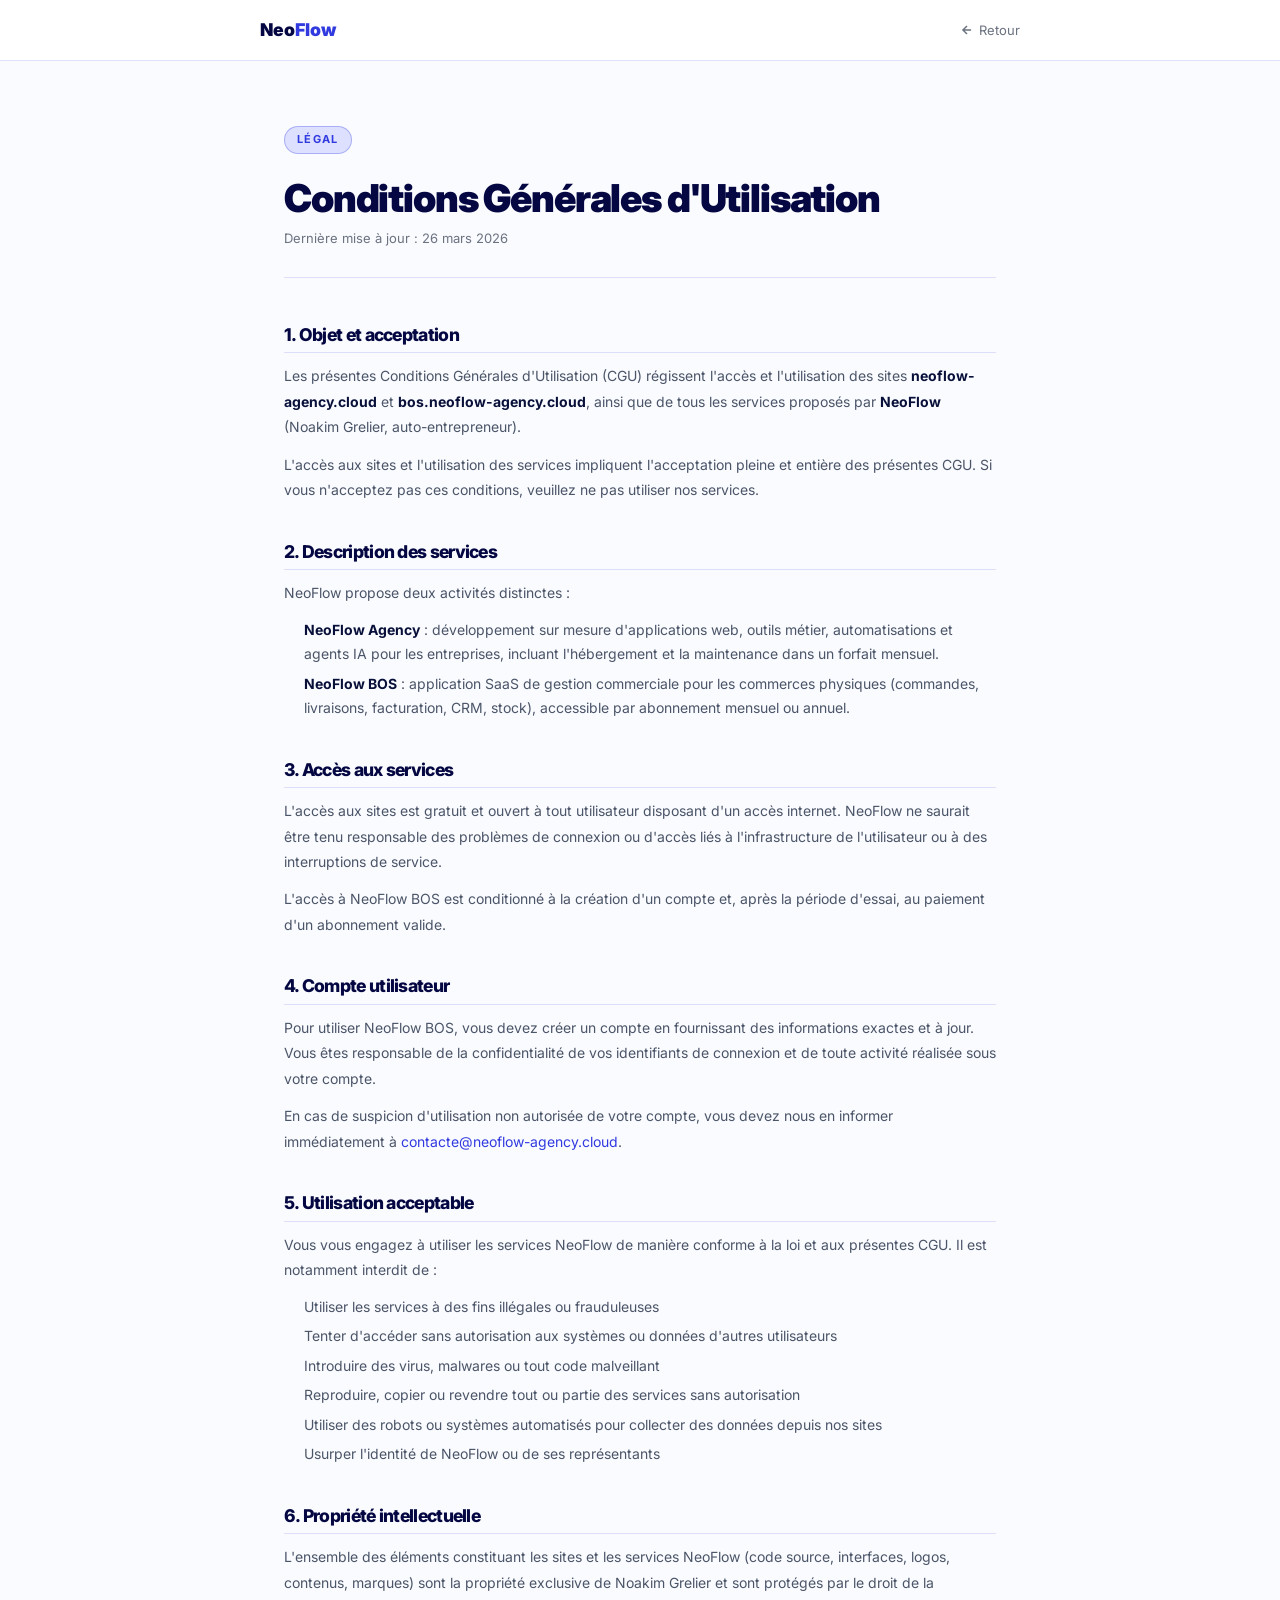
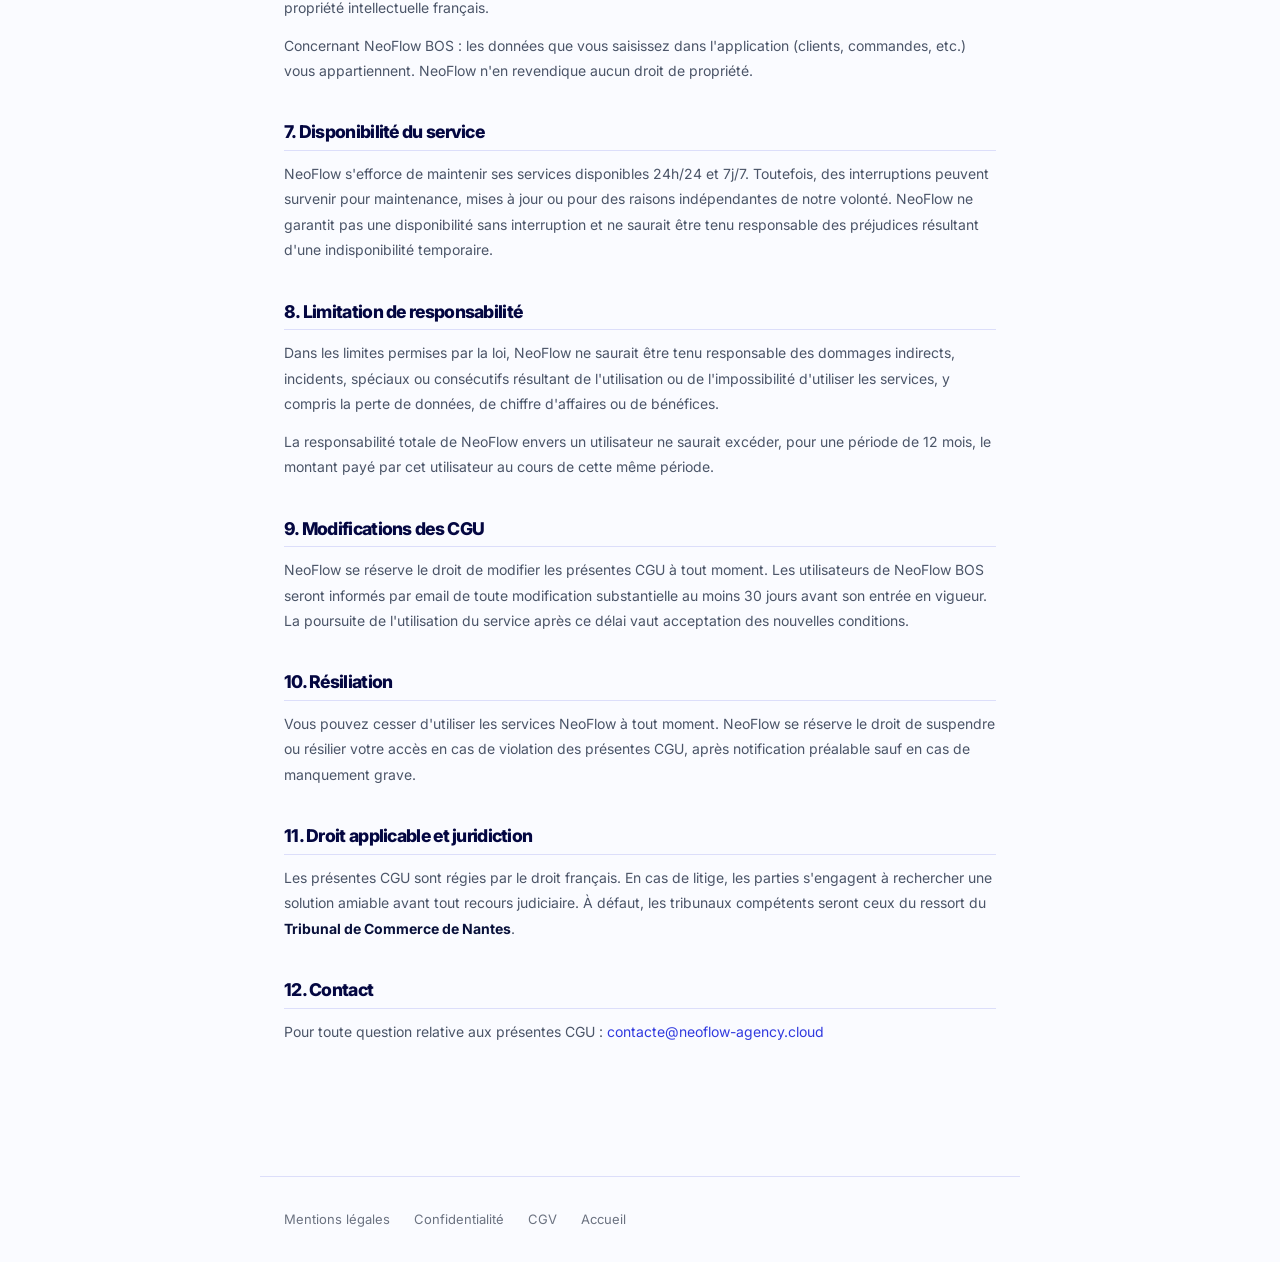
<file: cgu.html>
<!DOCTYPE html>
<html lang="fr">
<head>
  <meta charset="UTF-8">
  <meta name="viewport" content="width=device-width, initial-scale=1.0">
  <title>Conditions Générales d'Utilisation — NeoFlow</title>
  <link rel="stylesheet" href="./styles.css">
  <style>
    body { background:#FAFBFF; }
    .lg-nav { background:#fff; border-bottom:1px solid var(--border); padding:16px 24px; position:sticky; top:0; z-index:100; }
    .lg-nav-inner { max-width:760px; margin:0 auto; display:flex; align-items:center; justify-content:space-between; }
    .lg-logo { font-weight:900; font-size:1.1rem; color:var(--navy); text-decoration:none; }
    .lg-logo span { color:var(--primary); }
    .lg-back { font-size:13px; color:var(--text-3); text-decoration:none; display:flex; align-items:center; gap:5px; transition:color .15s; }
    .lg-back:hover { color:var(--primary); }
    .lg-wrap { max-width:760px; margin:0 auto; padding:64px 24px 120px; }
    .lg-head { margin-bottom:48px; padding-bottom:28px; border-bottom:1px solid var(--border); }
    .lg-head .eyebrow { color:var(--primary); }
    .lg-head h1 { font-size:clamp(1.8rem,3vw,2.4rem); font-weight:900; color:var(--navy); margin:8px 0 10px; letter-spacing:-.03em; }
    .lg-head .date { font-size:13px; color:var(--text-3); }
    .lg-body h2 { font-size:1.1rem; font-weight:800; color:var(--navy); margin:40px 0 10px; padding-bottom:8px; border-bottom:1px solid var(--border); }
    .lg-body h3 { font-size:.95rem; font-weight:700; color:var(--text); margin:20px 0 6px; }
    .lg-body p { font-size:14px; line-height:1.82; color:var(--text-2); margin-bottom:12px; }
    .lg-body ul { margin:0 0 14px 20px; }
    .lg-body li { font-size:14px; line-height:1.75; color:var(--text-2); margin-bottom:5px; }
    .lg-body a { color:var(--primary); }
    .lg-footer { max-width:760px; margin:0 auto; padding:32px 24px; border-top:1px solid var(--border); display:flex; gap:24px; flex-wrap:wrap; }
    .lg-footer a { font-size:13px; color:var(--text-3); text-decoration:none; }
    .lg-footer a:hover { color:var(--primary); }
  </style>
</head>
<body>

<nav class="lg-nav">
  <div class="lg-nav-inner">
    <a href="/" class="lg-logo">Neo<span>Flow</span></a>
    <a href="javascript:history.back()" class="lg-back">
      <svg width="14" height="14" viewBox="0 0 24 24" fill="none" stroke="currentColor" stroke-width="2.5"><path d="M19 12H5M12 5l-7 7 7 7"/></svg>
      Retour
    </a>
  </div>
</nav>

<div class="lg-wrap">
  <div class="lg-head">
    <span class="eyebrow">Légal</span>
    <h1>Conditions Générales d'Utilisation</h1>
    <div class="date">Dernière mise à jour : 26 mars 2026</div>
  </div>

  <div class="lg-body">

    <h2>1. Objet et acceptation</h2>
    <p>Les présentes Conditions Générales d'Utilisation (CGU) régissent l'accès et l'utilisation des sites <strong>neoflow-agency.cloud</strong> et <strong>bos.neoflow-agency.cloud</strong>, ainsi que de tous les services proposés par <strong>NeoFlow</strong> (Noakim Grelier, auto-entrepreneur).</p>
    <p>L'accès aux sites et l'utilisation des services impliquent l'acceptation pleine et entière des présentes CGU. Si vous n'acceptez pas ces conditions, veuillez ne pas utiliser nos services.</p>

    <h2>2. Description des services</h2>
    <p>NeoFlow propose deux activités distinctes :</p>
    <ul>
      <li><strong>NeoFlow Agency</strong> : développement sur mesure d'applications web, outils métier, automatisations et agents IA pour les entreprises, incluant l'hébergement et la maintenance dans un forfait mensuel.</li>
      <li><strong>NeoFlow BOS</strong> : application SaaS de gestion commerciale pour les commerces physiques (commandes, livraisons, facturation, CRM, stock), accessible par abonnement mensuel ou annuel.</li>
    </ul>

    <h2>3. Accès aux services</h2>
    <p>L'accès aux sites est gratuit et ouvert à tout utilisateur disposant d'un accès internet. NeoFlow ne saurait être tenu responsable des problèmes de connexion ou d'accès liés à l'infrastructure de l'utilisateur ou à des interruptions de service.</p>
    <p>L'accès à NeoFlow BOS est conditionné à la création d'un compte et, après la période d'essai, au paiement d'un abonnement valide.</p>

    <h2>4. Compte utilisateur</h2>
    <p>Pour utiliser NeoFlow BOS, vous devez créer un compte en fournissant des informations exactes et à jour. Vous êtes responsable de la confidentialité de vos identifiants de connexion et de toute activité réalisée sous votre compte.</p>
    <p>En cas de suspicion d'utilisation non autorisée de votre compte, vous devez nous en informer immédiatement à <a href="mailto:contacte@neoflow-agency.cloud">contacte@neoflow-agency.cloud</a>.</p>

    <h2>5. Utilisation acceptable</h2>
    <p>Vous vous engagez à utiliser les services NeoFlow de manière conforme à la loi et aux présentes CGU. Il est notamment interdit de :</p>
    <ul>
      <li>Utiliser les services à des fins illégales ou frauduleuses</li>
      <li>Tenter d'accéder sans autorisation aux systèmes ou données d'autres utilisateurs</li>
      <li>Introduire des virus, malwares ou tout code malveillant</li>
      <li>Reproduire, copier ou revendre tout ou partie des services sans autorisation</li>
      <li>Utiliser des robots ou systèmes automatisés pour collecter des données depuis nos sites</li>
      <li>Usurper l'identité de NeoFlow ou de ses représentants</li>
    </ul>

    <h2>6. Propriété intellectuelle</h2>
    <p>L'ensemble des éléments constituant les sites et les services NeoFlow (code source, interfaces, logos, contenus, marques) sont la propriété exclusive de Noakim Grelier et sont protégés par le droit de la propriété intellectuelle français.</p>
    <p>Concernant NeoFlow BOS : les données que vous saisissez dans l'application (clients, commandes, etc.) vous appartiennent. NeoFlow n'en revendique aucun droit de propriété.</p>

    <h2>7. Disponibilité du service</h2>
    <p>NeoFlow s'efforce de maintenir ses services disponibles 24h/24 et 7j/7. Toutefois, des interruptions peuvent survenir pour maintenance, mises à jour ou pour des raisons indépendantes de notre volonté. NeoFlow ne garantit pas une disponibilité sans interruption et ne saurait être tenu responsable des préjudices résultant d'une indisponibilité temporaire.</p>

    <h2>8. Limitation de responsabilité</h2>
    <p>Dans les limites permises par la loi, NeoFlow ne saurait être tenu responsable des dommages indirects, incidents, spéciaux ou consécutifs résultant de l'utilisation ou de l'impossibilité d'utiliser les services, y compris la perte de données, de chiffre d'affaires ou de bénéfices.</p>
    <p>La responsabilité totale de NeoFlow envers un utilisateur ne saurait excéder, pour une période de 12 mois, le montant payé par cet utilisateur au cours de cette même période.</p>

    <h2>9. Modifications des CGU</h2>
    <p>NeoFlow se réserve le droit de modifier les présentes CGU à tout moment. Les utilisateurs de NeoFlow BOS seront informés par email de toute modification substantielle au moins 30 jours avant son entrée en vigueur. La poursuite de l'utilisation du service après ce délai vaut acceptation des nouvelles conditions.</p>

    <h2>10. Résiliation</h2>
    <p>Vous pouvez cesser d'utiliser les services NeoFlow à tout moment. NeoFlow se réserve le droit de suspendre ou résilier votre accès en cas de violation des présentes CGU, après notification préalable sauf en cas de manquement grave.</p>

    <h2>11. Droit applicable et juridiction</h2>
    <p>Les présentes CGU sont régies par le droit français. En cas de litige, les parties s'engagent à rechercher une solution amiable avant tout recours judiciaire. À défaut, les tribunaux compétents seront ceux du ressort du <strong>Tribunal de Commerce de Nantes</strong>.</p>

    <h2>12. Contact</h2>
    <p>Pour toute question relative aux présentes CGU : <a href="mailto:contacte@neoflow-agency.cloud">contacte@neoflow-agency.cloud</a></p>

  </div>
</div>

<div class="lg-footer">
  <a href="/mentions-legales.html">Mentions légales</a>
  <a href="/politique-confidentialite.html">Confidentialité</a>
  <a href="/cgv.html">CGV</a>
  <a href="/">Accueil</a>
</div>

</body>
</html>
</file>
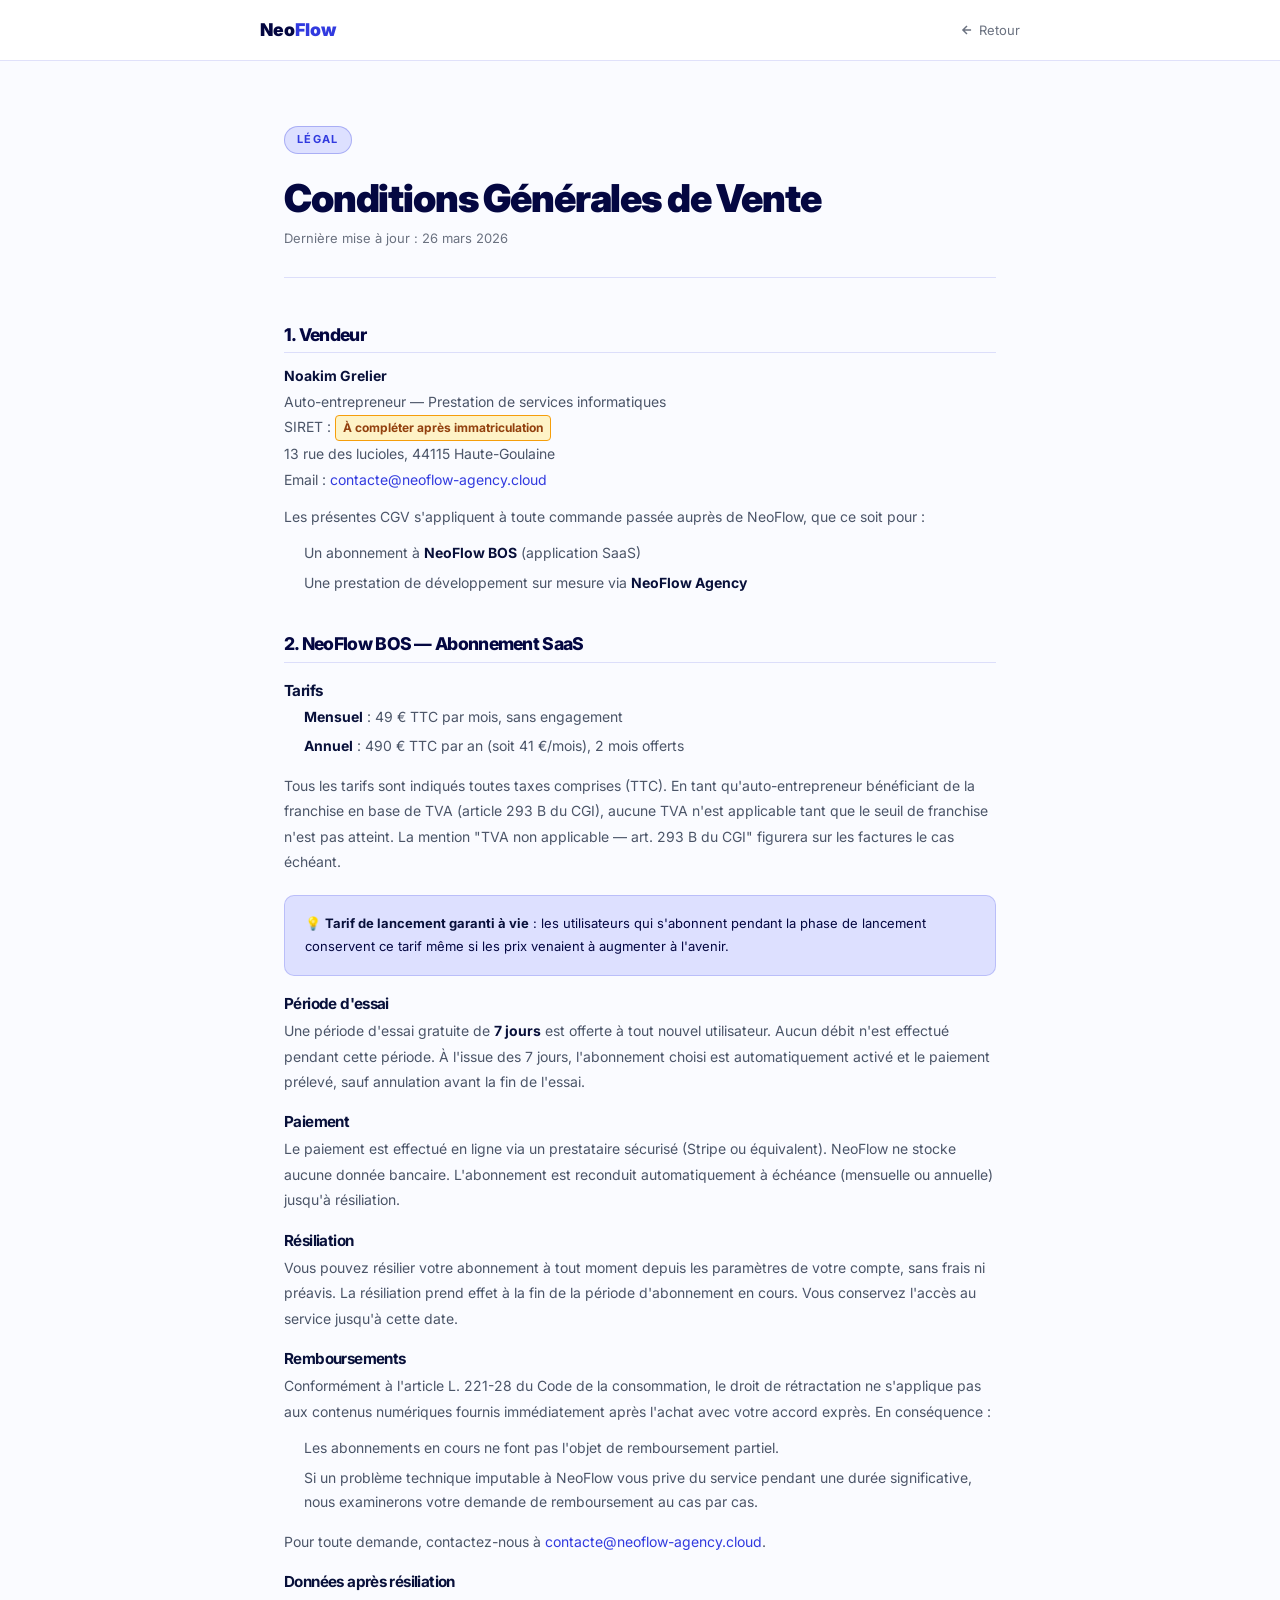
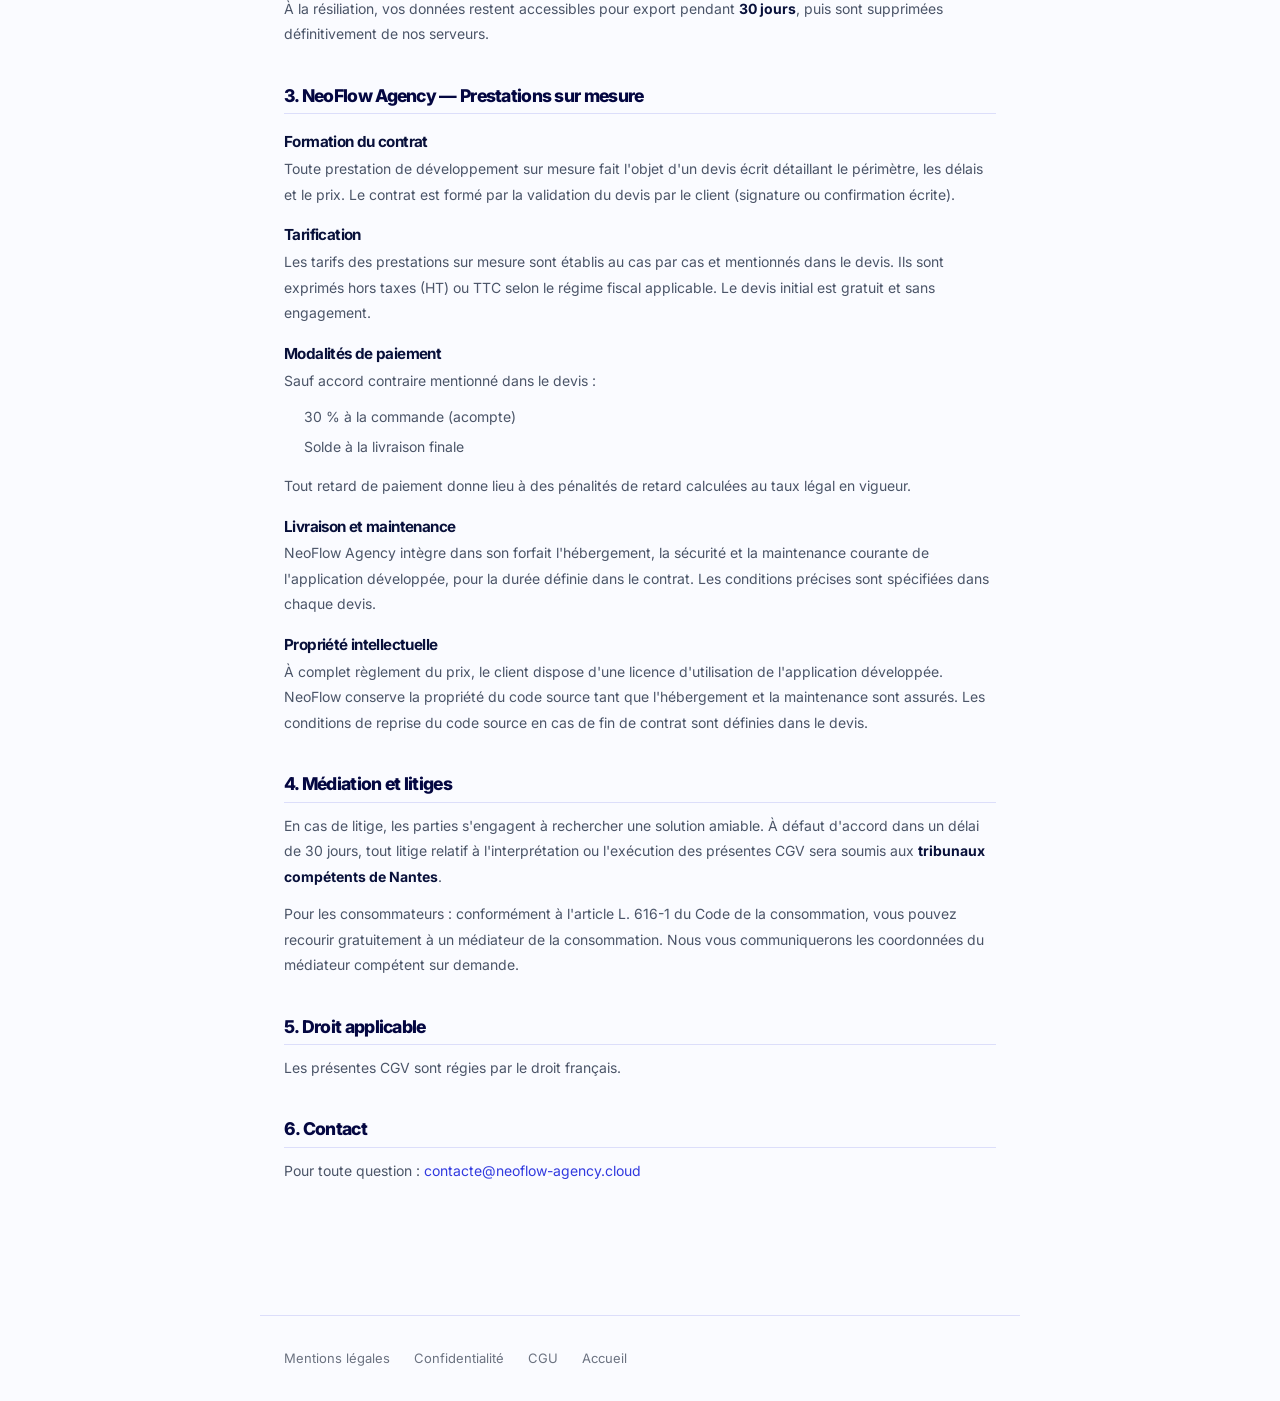
<file: cgv.html>
<!DOCTYPE html>
<html lang="fr">
<head>
  <meta charset="UTF-8">
  <meta name="viewport" content="width=device-width, initial-scale=1.0">
  <title>Conditions Générales de Vente — NeoFlow</title>
  <link rel="stylesheet" href="./styles.css">
  <style>
    body { background:#FAFBFF; }
    .lg-nav { background:#fff; border-bottom:1px solid var(--border); padding:16px 24px; position:sticky; top:0; z-index:100; }
    .lg-nav-inner { max-width:760px; margin:0 auto; display:flex; align-items:center; justify-content:space-between; }
    .lg-logo { font-weight:900; font-size:1.1rem; color:var(--navy); text-decoration:none; }
    .lg-logo span { color:var(--primary); }
    .lg-back { font-size:13px; color:var(--text-3); text-decoration:none; display:flex; align-items:center; gap:5px; transition:color .15s; }
    .lg-back:hover { color:var(--primary); }
    .lg-wrap { max-width:760px; margin:0 auto; padding:64px 24px 120px; }
    .lg-head { margin-bottom:48px; padding-bottom:28px; border-bottom:1px solid var(--border); }
    .lg-head .eyebrow { color:var(--primary); }
    .lg-head h1 { font-size:clamp(1.8rem,3vw,2.4rem); font-weight:900; color:var(--navy); margin:8px 0 10px; letter-spacing:-.03em; }
    .lg-head .date { font-size:13px; color:var(--text-3); }
    .lg-body h2 { font-size:1.1rem; font-weight:800; color:var(--navy); margin:40px 0 10px; padding-bottom:8px; border-bottom:1px solid var(--border); }
    .lg-body h3 { font-size:.95rem; font-weight:700; color:var(--text); margin:20px 0 6px; }
    .lg-body p { font-size:14px; line-height:1.82; color:var(--text-2); margin-bottom:12px; }
    .lg-body ul { margin:0 0 14px 20px; }
    .lg-body li { font-size:14px; line-height:1.75; color:var(--text-2); margin-bottom:5px; }
    .lg-body a { color:var(--primary); }
    .todo { display:inline-block; background:#FEF3C7; border:1px solid #F59E0B; border-radius:4px; padding:1px 7px; font-size:12px; font-weight:700; color:#92400E; }
    .info-box { background:var(--primary-light); border:1px solid rgba(49,58,223,.2); border-radius:10px; padding:16px 20px; margin:20px 0; }
    .info-box p { margin:0; color:var(--navy); font-size:13px; }
    .lg-footer { max-width:760px; margin:0 auto; padding:32px 24px; border-top:1px solid var(--border); display:flex; gap:24px; flex-wrap:wrap; }
    .lg-footer a { font-size:13px; color:var(--text-3); text-decoration:none; }
    .lg-footer a:hover { color:var(--primary); }
  </style>
</head>
<body>

<nav class="lg-nav">
  <div class="lg-nav-inner">
    <a href="/" class="lg-logo">Neo<span>Flow</span></a>
    <a href="javascript:history.back()" class="lg-back">
      <svg width="14" height="14" viewBox="0 0 24 24" fill="none" stroke="currentColor" stroke-width="2.5"><path d="M19 12H5M12 5l-7 7 7 7"/></svg>
      Retour
    </a>
  </div>
</nav>

<div class="lg-wrap">
  <div class="lg-head">
    <span class="eyebrow">Légal</span>
    <h1>Conditions Générales de Vente</h1>
    <div class="date">Dernière mise à jour : 26 mars 2026</div>
  </div>

  <div class="lg-body">

    <h2>1. Vendeur</h2>
    <p>
      <strong>Noakim Grelier</strong><br>
      Auto-entrepreneur — Prestation de services informatiques<br>
      SIRET : <span class="todo">À compléter après immatriculation</span><br>
      13 rue des lucioles, 44115 Haute-Goulaine<br>
      Email : <a href="mailto:contacte@neoflow-agency.cloud">contacte@neoflow-agency.cloud</a>
    </p>
    <p>Les présentes CGV s'appliquent à toute commande passée auprès de NeoFlow, que ce soit pour :</p>
    <ul>
      <li>Un abonnement à <strong>NeoFlow BOS</strong> (application SaaS)</li>
      <li>Une prestation de développement sur mesure via <strong>NeoFlow Agency</strong></li>
    </ul>

    <h2>2. NeoFlow BOS — Abonnement SaaS</h2>

    <h3>Tarifs</h3>
    <ul>
      <li><strong>Mensuel</strong> : 49 € TTC par mois, sans engagement</li>
      <li><strong>Annuel</strong> : 490 € TTC par an (soit 41 €/mois), 2 mois offerts</li>
    </ul>
    <p>Tous les tarifs sont indiqués toutes taxes comprises (TTC). En tant qu'auto-entrepreneur bénéficiant de la franchise en base de TVA (article 293 B du CGI), aucune TVA n'est applicable tant que le seuil de franchise n'est pas atteint. La mention "TVA non applicable — art. 293 B du CGI" figurera sur les factures le cas échéant.</p>

    <div class="info-box">
      <p>💡 <strong>Tarif de lancement garanti à vie</strong> : les utilisateurs qui s'abonnent pendant la phase de lancement conservent ce tarif même si les prix venaient à augmenter à l'avenir.</p>
    </div>

    <h3>Période d'essai</h3>
    <p>Une période d'essai gratuite de <strong>7 jours</strong> est offerte à tout nouvel utilisateur. Aucun débit n'est effectué pendant cette période. À l'issue des 7 jours, l'abonnement choisi est automatiquement activé et le paiement prélevé, sauf annulation avant la fin de l'essai.</p>

    <h3>Paiement</h3>
    <p>Le paiement est effectué en ligne via un prestataire sécurisé (Stripe ou équivalent). NeoFlow ne stocke aucune donnée bancaire. L'abonnement est reconduit automatiquement à échéance (mensuelle ou annuelle) jusqu'à résiliation.</p>

    <h3>Résiliation</h3>
    <p>Vous pouvez résilier votre abonnement à tout moment depuis les paramètres de votre compte, sans frais ni préavis. La résiliation prend effet à la fin de la période d'abonnement en cours. Vous conservez l'accès au service jusqu'à cette date.</p>

    <h3>Remboursements</h3>
    <p>Conformément à l'article L. 221-28 du Code de la consommation, le droit de rétractation ne s'applique pas aux contenus numériques fournis immédiatement après l'achat avec votre accord exprès. En conséquence :</p>
    <ul>
      <li>Les abonnements en cours ne font pas l'objet de remboursement partiel.</li>
      <li>Si un problème technique imputable à NeoFlow vous prive du service pendant une durée significative, nous examinerons votre demande de remboursement au cas par cas.</li>
    </ul>
    <p>Pour toute demande, contactez-nous à <a href="mailto:contacte@neoflow-agency.cloud">contacte@neoflow-agency.cloud</a>.</p>

    <h3>Données après résiliation</h3>
    <p>À la résiliation, vos données restent accessibles pour export pendant <strong>30 jours</strong>, puis sont supprimées définitivement de nos serveurs.</p>

    <h2>3. NeoFlow Agency — Prestations sur mesure</h2>

    <h3>Formation du contrat</h3>
    <p>Toute prestation de développement sur mesure fait l'objet d'un devis écrit détaillant le périmètre, les délais et le prix. Le contrat est formé par la validation du devis par le client (signature ou confirmation écrite).</p>

    <h3>Tarification</h3>
    <p>Les tarifs des prestations sur mesure sont établis au cas par cas et mentionnés dans le devis. Ils sont exprimés hors taxes (HT) ou TTC selon le régime fiscal applicable. Le devis initial est gratuit et sans engagement.</p>

    <h3>Modalités de paiement</h3>
    <p>Sauf accord contraire mentionné dans le devis :</p>
    <ul>
      <li>30 % à la commande (acompte)</li>
      <li>Solde à la livraison finale</li>
    </ul>
    <p>Tout retard de paiement donne lieu à des pénalités de retard calculées au taux légal en vigueur.</p>

    <h3>Livraison et maintenance</h3>
    <p>NeoFlow Agency intègre dans son forfait l'hébergement, la sécurité et la maintenance courante de l'application développée, pour la durée définie dans le contrat. Les conditions précises sont spécifiées dans chaque devis.</p>

    <h3>Propriété intellectuelle</h3>
    <p>À complet règlement du prix, le client dispose d'une licence d'utilisation de l'application développée. NeoFlow conserve la propriété du code source tant que l'hébergement et la maintenance sont assurés. Les conditions de reprise du code source en cas de fin de contrat sont définies dans le devis.</p>

    <h2>4. Médiation et litiges</h2>
    <p>En cas de litige, les parties s'engagent à rechercher une solution amiable. À défaut d'accord dans un délai de 30 jours, tout litige relatif à l'interprétation ou l'exécution des présentes CGV sera soumis aux <strong>tribunaux compétents de Nantes</strong>.</p>
    <p>Pour les consommateurs : conformément à l'article L. 616-1 du Code de la consommation, vous pouvez recourir gratuitement à un médiateur de la consommation. Nous vous communiquerons les coordonnées du médiateur compétent sur demande.</p>

    <h2>5. Droit applicable</h2>
    <p>Les présentes CGV sont régies par le droit français.</p>

    <h2>6. Contact</h2>
    <p>Pour toute question : <a href="mailto:contacte@neoflow-agency.cloud">contacte@neoflow-agency.cloud</a></p>

  </div>
</div>

<div class="lg-footer">
  <a href="/mentions-legales.html">Mentions légales</a>
  <a href="/politique-confidentialite.html">Confidentialité</a>
  <a href="/cgu.html">CGU</a>
  <a href="/">Accueil</a>
</div>

</body>
</html>
</file>
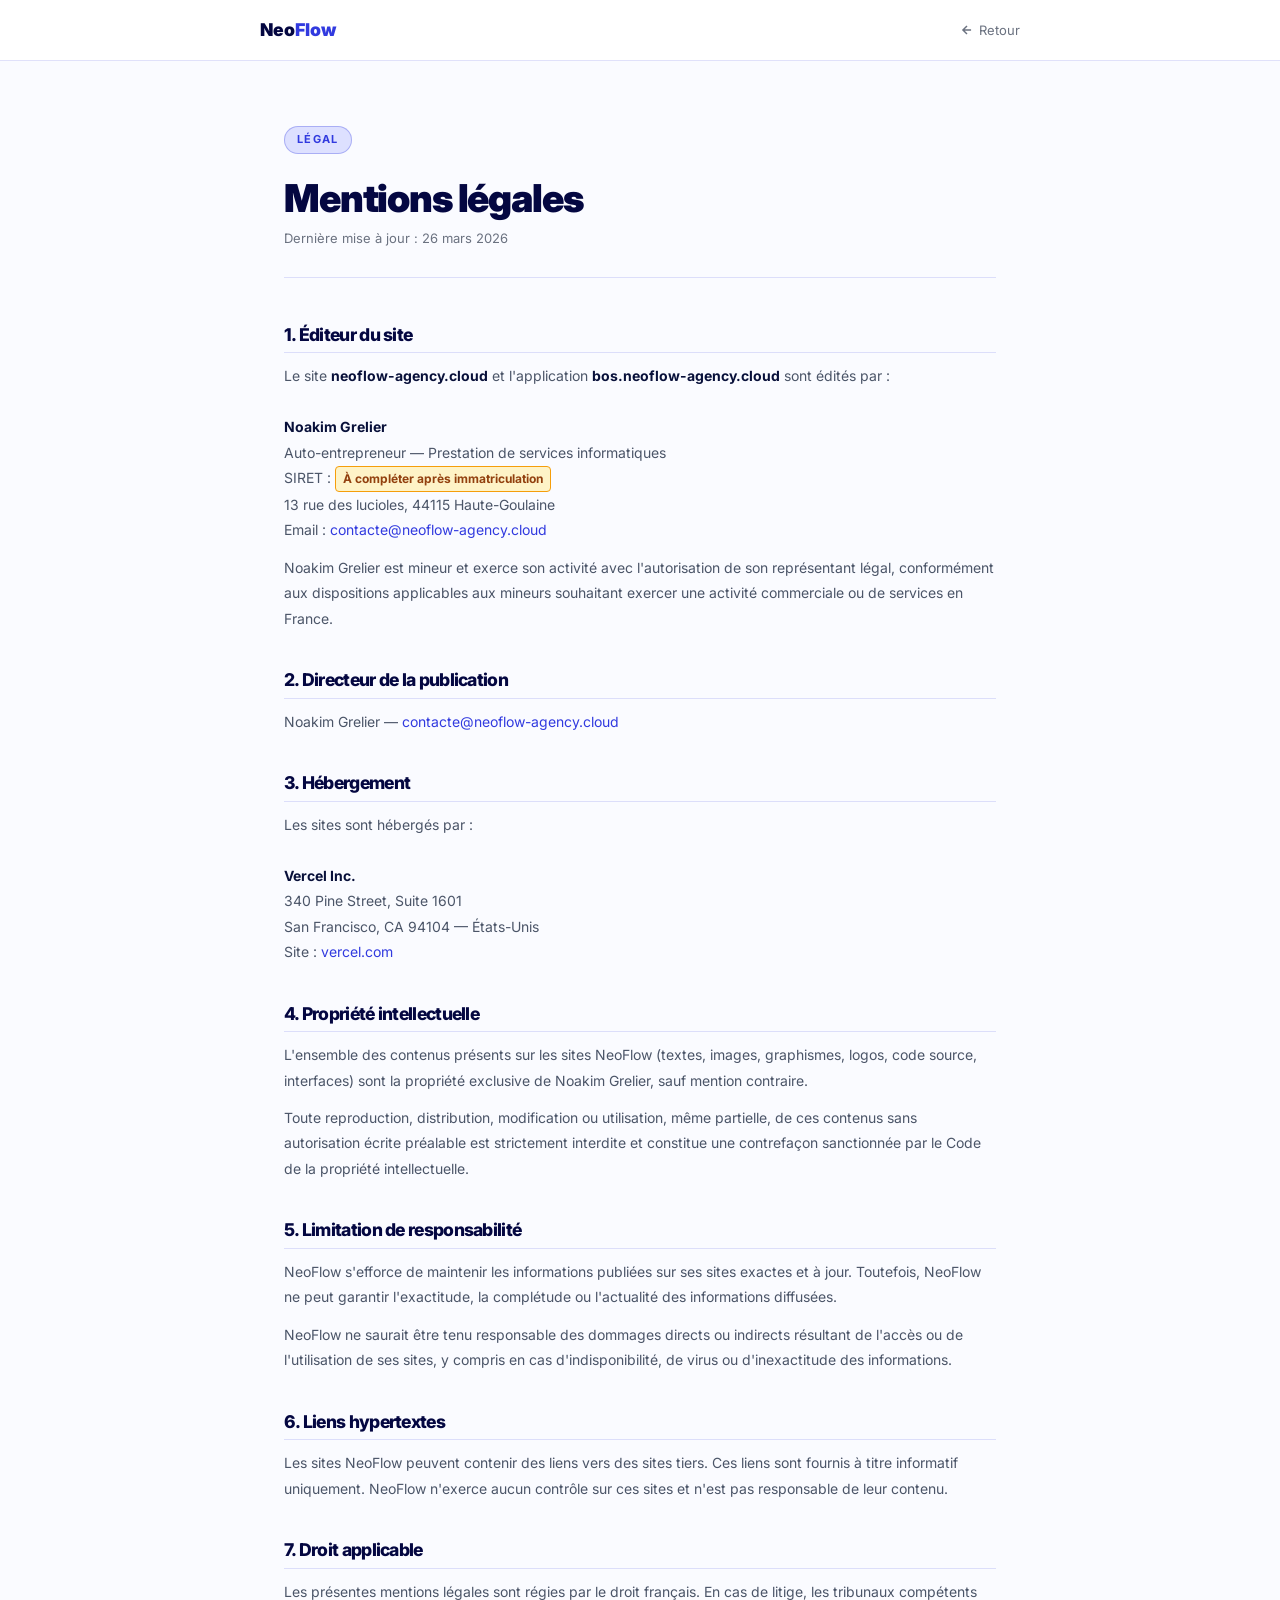
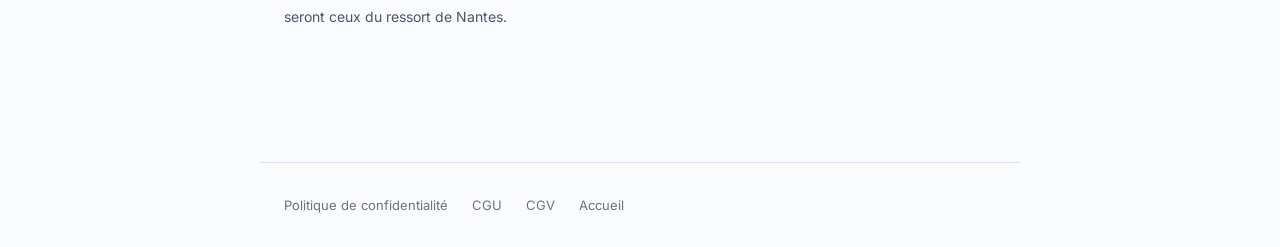
<file: mentions-legales.html>
<!DOCTYPE html>
<html lang="fr">
<head>
  <meta charset="UTF-8">
  <meta name="viewport" content="width=device-width, initial-scale=1.0">
  <title>Mentions légales — NeoFlow</title>
  <link rel="stylesheet" href="./styles.css">
  <style>
    body { background:#FAFBFF; }
    .lg-nav { background:#fff; border-bottom:1px solid var(--border); padding:16px 24px; position:sticky; top:0; z-index:100; }
    .lg-nav-inner { max-width:760px; margin:0 auto; display:flex; align-items:center; justify-content:space-between; }
    .lg-logo { font-weight:900; font-size:1.1rem; color:var(--navy); text-decoration:none; }
    .lg-logo span { color:var(--primary); }
    .lg-back { font-size:13px; color:var(--text-3); text-decoration:none; display:flex; align-items:center; gap:5px; transition:color .15s; }
    .lg-back:hover { color:var(--primary); }
    .lg-wrap { max-width:760px; margin:0 auto; padding:64px 24px 120px; }
    .lg-head { margin-bottom:48px; padding-bottom:28px; border-bottom:1px solid var(--border); }
    .lg-head .eyebrow { color:var(--primary); }
    .lg-head h1 { font-size:clamp(1.8rem,3vw,2.4rem); font-weight:900; color:var(--navy); margin:8px 0 10px; letter-spacing:-.03em; }
    .lg-head .date { font-size:13px; color:var(--text-3); }
    .lg-body h2 { font-size:1.1rem; font-weight:800; color:var(--navy); margin:40px 0 10px; padding-bottom:8px; border-bottom:1px solid var(--border); }
    .lg-body p { font-size:14px; line-height:1.82; color:var(--text-2); margin-bottom:12px; }
    .lg-body ul { margin:0 0 14px 20px; }
    .lg-body li { font-size:14px; line-height:1.75; color:var(--text-2); margin-bottom:5px; }
    .lg-body a { color:var(--primary); }
    .todo { display:inline-block; background:#FEF3C7; border:1px solid #F59E0B; border-radius:4px; padding:1px 7px; font-size:12px; font-weight:700; color:#92400E; }
    .lg-footer { max-width:760px; margin:0 auto; padding:32px 24px; border-top:1px solid var(--border); display:flex; gap:24px; flex-wrap:wrap; }
    .lg-footer a { font-size:13px; color:var(--text-3); text-decoration:none; }
    .lg-footer a:hover { color:var(--primary); }
  </style>
</head>
<body>

<nav class="lg-nav">
  <div class="lg-nav-inner">
    <a href="/" class="lg-logo">Neo<span>Flow</span></a>
    <a href="javascript:history.back()" class="lg-back">
      <svg width="14" height="14" viewBox="0 0 24 24" fill="none" stroke="currentColor" stroke-width="2.5"><path d="M19 12H5M12 5l-7 7 7 7"/></svg>
      Retour
    </a>
  </div>
</nav>

<div class="lg-wrap">
  <div class="lg-head">
    <span class="eyebrow">Légal</span>
    <h1>Mentions légales</h1>
    <div class="date">Dernière mise à jour : 26 mars 2026</div>
  </div>

  <div class="lg-body">

    <h2>1. Éditeur du site</h2>
    <p>
      Le site <strong>neoflow-agency.cloud</strong> et l'application <strong>bos.neoflow-agency.cloud</strong> sont édités par :<br><br>
      <strong>Noakim Grelier</strong><br>
      Auto-entrepreneur — Prestation de services informatiques<br>
      SIRET : <span class="todo">À compléter après immatriculation</span><br>
      13 rue des lucioles, 44115 Haute-Goulaine<br>
      Email : <a href="mailto:contacte@neoflow-agency.cloud">contacte@neoflow-agency.cloud</a>
    </p>
    <p>Noakim Grelier est mineur et exerce son activité avec l'autorisation de son représentant légal, conformément aux dispositions applicables aux mineurs souhaitant exercer une activité commerciale ou de services en France.</p>

    <h2>2. Directeur de la publication</h2>
    <p>Noakim Grelier — <a href="mailto:contacte@neoflow-agency.cloud">contacte@neoflow-agency.cloud</a></p>

    <h2>3. Hébergement</h2>
    <p>
      Les sites sont hébergés par :<br><br>
      <strong>Vercel Inc.</strong><br>
      340 Pine Street, Suite 1601<br>
      San Francisco, CA 94104 — États-Unis<br>
      Site : <a href="https://vercel.com" target="_blank" rel="noopener">vercel.com</a>
    </p>

    <h2>4. Propriété intellectuelle</h2>
    <p>L'ensemble des contenus présents sur les sites NeoFlow (textes, images, graphismes, logos, code source, interfaces) sont la propriété exclusive de Noakim Grelier, sauf mention contraire.</p>
    <p>Toute reproduction, distribution, modification ou utilisation, même partielle, de ces contenus sans autorisation écrite préalable est strictement interdite et constitue une contrefaçon sanctionnée par le Code de la propriété intellectuelle.</p>

    <h2>5. Limitation de responsabilité</h2>
    <p>NeoFlow s'efforce de maintenir les informations publiées sur ses sites exactes et à jour. Toutefois, NeoFlow ne peut garantir l'exactitude, la complétude ou l'actualité des informations diffusées.</p>
    <p>NeoFlow ne saurait être tenu responsable des dommages directs ou indirects résultant de l'accès ou de l'utilisation de ses sites, y compris en cas d'indisponibilité, de virus ou d'inexactitude des informations.</p>

    <h2>6. Liens hypertextes</h2>
    <p>Les sites NeoFlow peuvent contenir des liens vers des sites tiers. Ces liens sont fournis à titre informatif uniquement. NeoFlow n'exerce aucun contrôle sur ces sites et n'est pas responsable de leur contenu.</p>

    <h2>7. Droit applicable</h2>
    <p>Les présentes mentions légales sont régies par le droit français. En cas de litige, les tribunaux compétents seront ceux du ressort de Nantes.</p>

  </div>
</div>

<div class="lg-footer">
  <a href="/politique-confidentialite.html">Politique de confidentialité</a>
  <a href="/cgu.html">CGU</a>
  <a href="/cgv.html">CGV</a>
  <a href="/">Accueil</a>
</div>

</body>
</html>
</file>
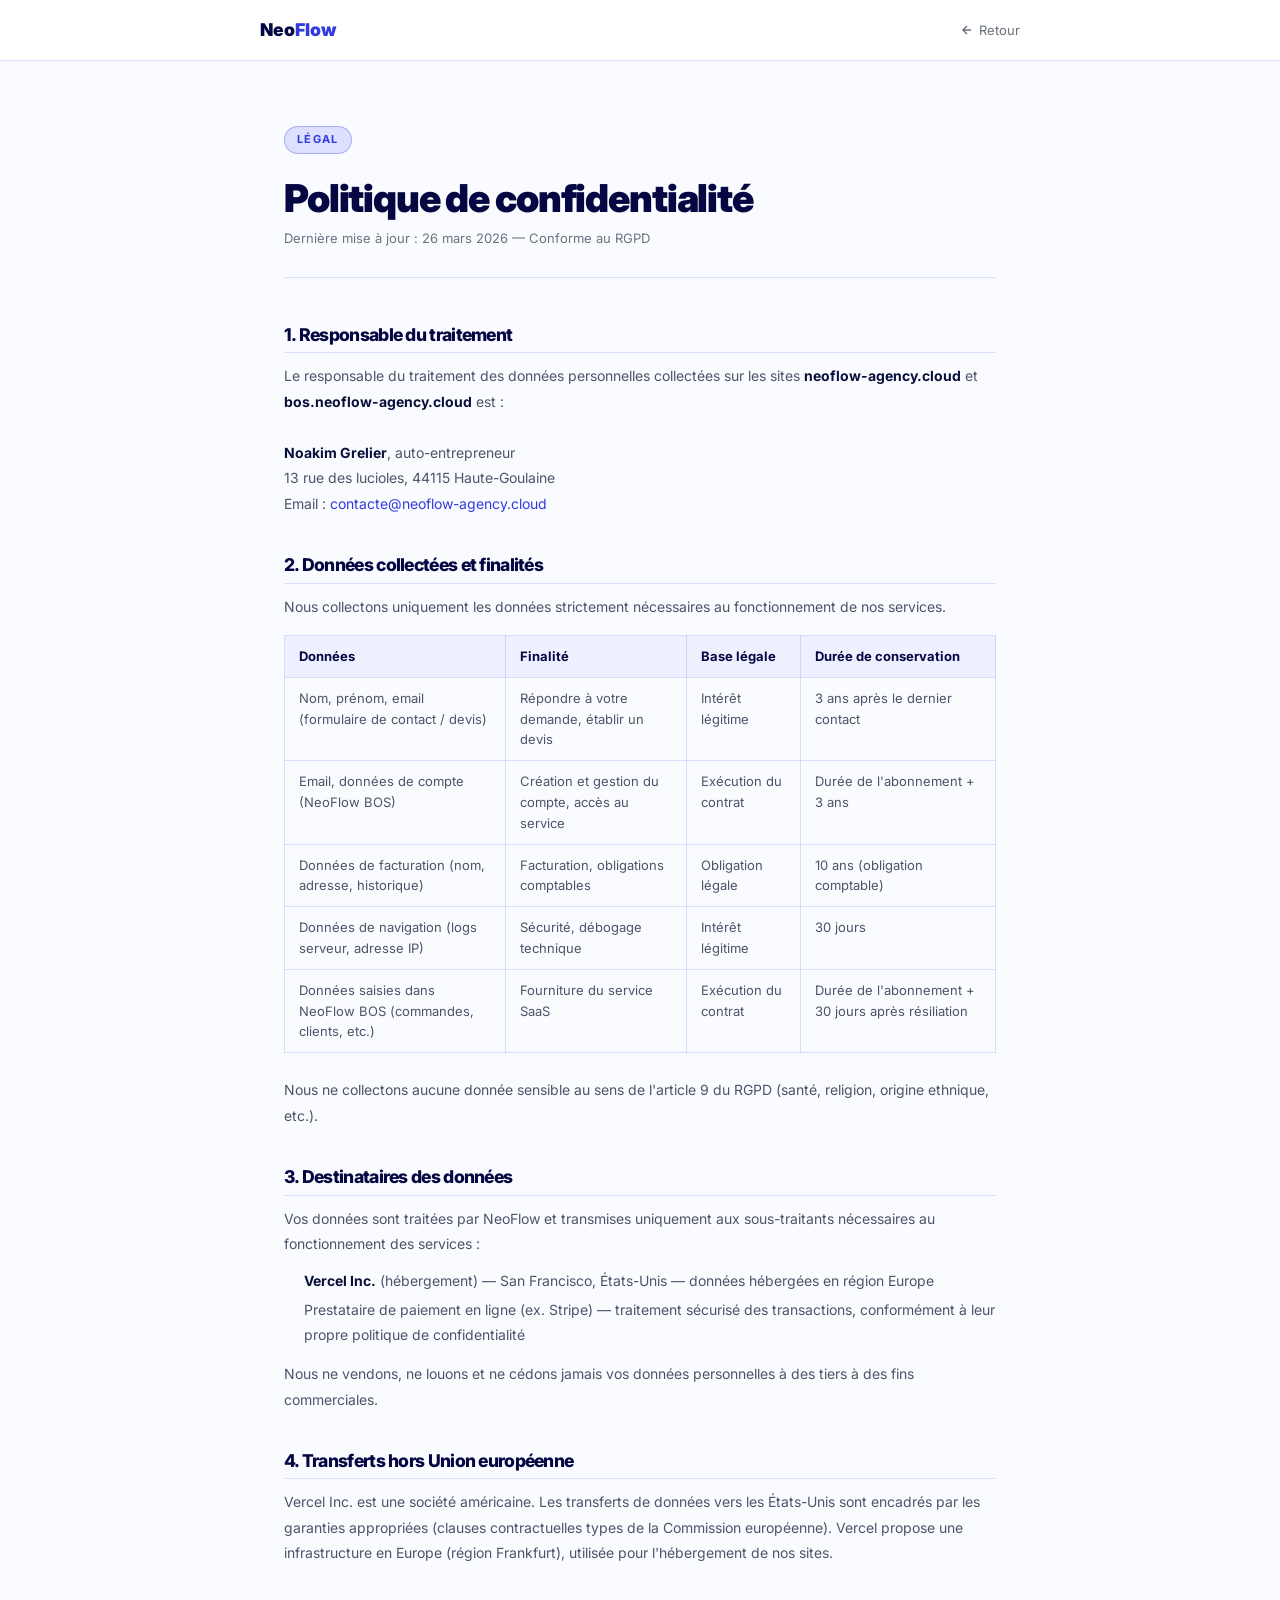
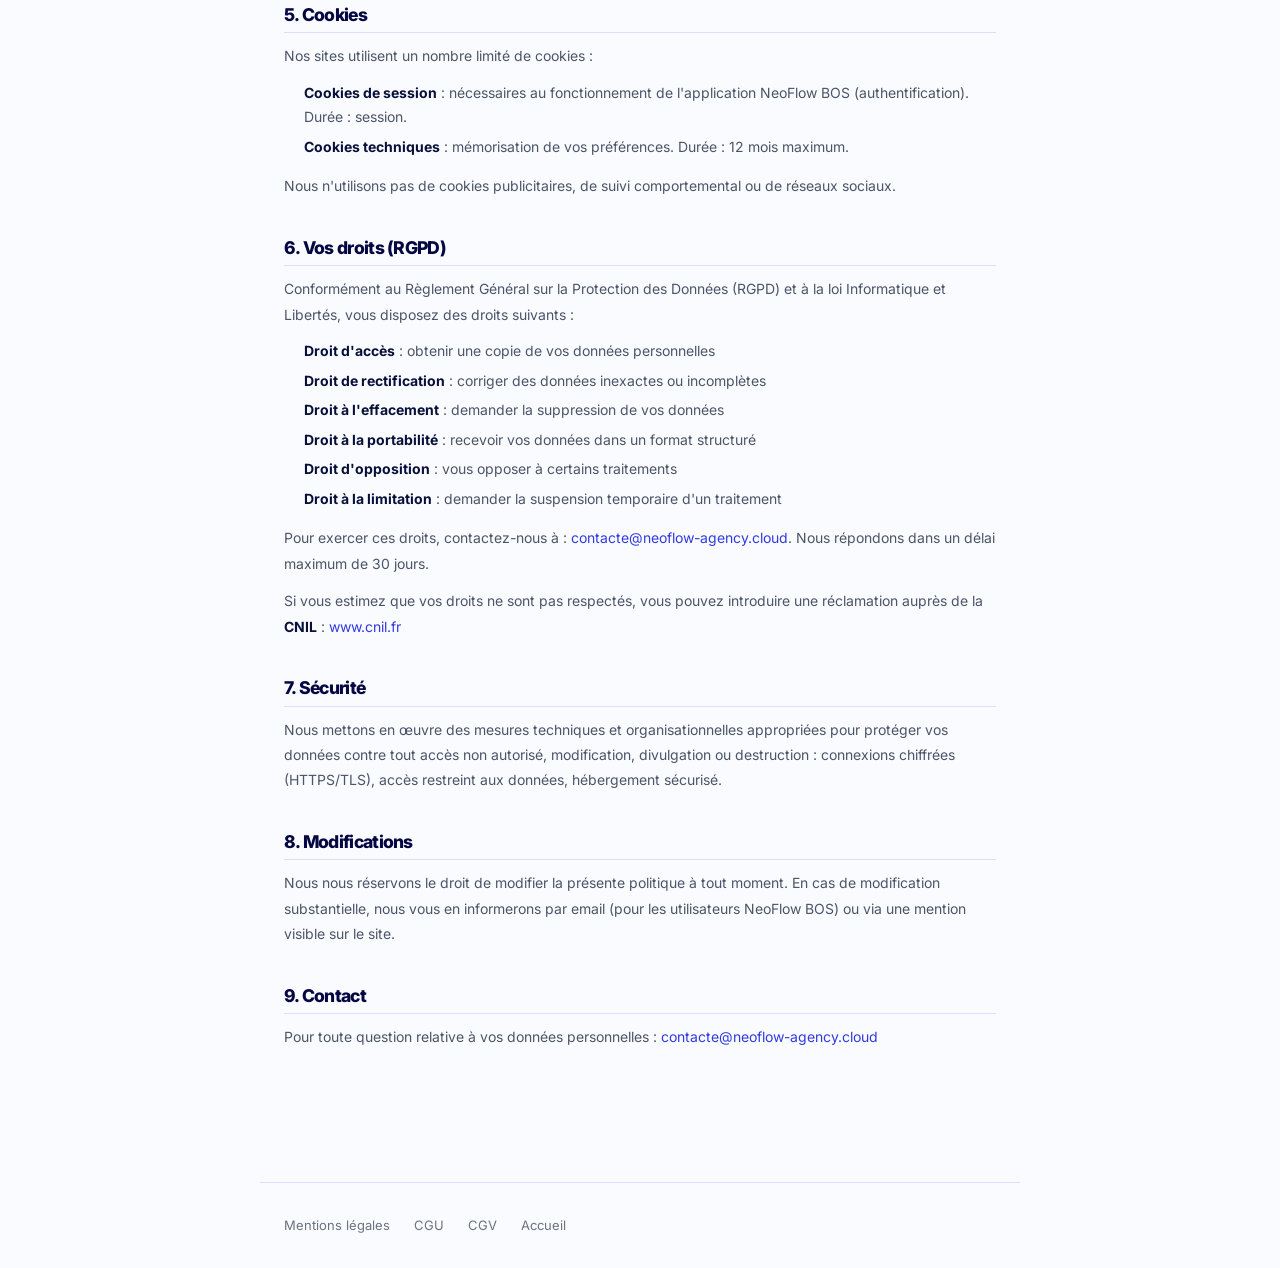
<file: politique-confidentialite.html>
<!DOCTYPE html>
<html lang="fr">
<head>
  <meta charset="UTF-8">
  <meta name="viewport" content="width=device-width, initial-scale=1.0">
  <title>Politique de confidentialité — NeoFlow</title>
  <link rel="stylesheet" href="./styles.css">
  <style>
    body { background:#FAFBFF; }
    .lg-nav { background:#fff; border-bottom:1px solid var(--border); padding:16px 24px; position:sticky; top:0; z-index:100; }
    .lg-nav-inner { max-width:760px; margin:0 auto; display:flex; align-items:center; justify-content:space-between; }
    .lg-logo { font-weight:900; font-size:1.1rem; color:var(--navy); text-decoration:none; }
    .lg-logo span { color:var(--primary); }
    .lg-back { font-size:13px; color:var(--text-3); text-decoration:none; display:flex; align-items:center; gap:5px; transition:color .15s; }
    .lg-back:hover { color:var(--primary); }
    .lg-wrap { max-width:760px; margin:0 auto; padding:64px 24px 120px; }
    .lg-head { margin-bottom:48px; padding-bottom:28px; border-bottom:1px solid var(--border); }
    .lg-head .eyebrow { color:var(--primary); }
    .lg-head h1 { font-size:clamp(1.8rem,3vw,2.4rem); font-weight:900; color:var(--navy); margin:8px 0 10px; letter-spacing:-.03em; }
    .lg-head .date { font-size:13px; color:var(--text-3); }
    .lg-body h2 { font-size:1.1rem; font-weight:800; color:var(--navy); margin:40px 0 10px; padding-bottom:8px; border-bottom:1px solid var(--border); }
    .lg-body h3 { font-size:.95rem; font-weight:700; color:var(--text); margin:20px 0 6px; }
    .lg-body p { font-size:14px; line-height:1.82; color:var(--text-2); margin-bottom:12px; }
    .lg-body ul { margin:0 0 14px 20px; }
    .lg-body li { font-size:14px; line-height:1.75; color:var(--text-2); margin-bottom:5px; }
    .lg-body a { color:var(--primary); }
    .lg-table { width:100%; border-collapse:collapse; margin:16px 0 24px; font-size:13px; }
    .lg-table th { text-align:left; padding:10px 14px; background:var(--bg-soft); border:1px solid var(--border); color:var(--navy); font-weight:700; }
    .lg-table td { padding:10px 14px; border:1px solid var(--border); color:var(--text-2); line-height:1.6; vertical-align:top; }
    .lg-footer { max-width:760px; margin:0 auto; padding:32px 24px; border-top:1px solid var(--border); display:flex; gap:24px; flex-wrap:wrap; }
    .lg-footer a { font-size:13px; color:var(--text-3); text-decoration:none; }
    .lg-footer a:hover { color:var(--primary); }
  </style>
</head>
<body>

<nav class="lg-nav">
  <div class="lg-nav-inner">
    <a href="/" class="lg-logo">Neo<span>Flow</span></a>
    <a href="javascript:history.back()" class="lg-back">
      <svg width="14" height="14" viewBox="0 0 24 24" fill="none" stroke="currentColor" stroke-width="2.5"><path d="M19 12H5M12 5l-7 7 7 7"/></svg>
      Retour
    </a>
  </div>
</nav>

<div class="lg-wrap">
  <div class="lg-head">
    <span class="eyebrow">Légal</span>
    <h1>Politique de confidentialité</h1>
    <div class="date">Dernière mise à jour : 26 mars 2026 — Conforme au RGPD</div>
  </div>

  <div class="lg-body">

    <h2>1. Responsable du traitement</h2>
    <p>
      Le responsable du traitement des données personnelles collectées sur les sites <strong>neoflow-agency.cloud</strong> et <strong>bos.neoflow-agency.cloud</strong> est :<br><br>
      <strong>Noakim Grelier</strong>, auto-entrepreneur<br>
      13 rue des lucioles, 44115 Haute-Goulaine<br>
      Email : <a href="mailto:contacte@neoflow-agency.cloud">contacte@neoflow-agency.cloud</a>
    </p>

    <h2>2. Données collectées et finalités</h2>
    <p>Nous collectons uniquement les données strictement nécessaires au fonctionnement de nos services.</p>

    <table class="lg-table">
      <thead>
        <tr>
          <th>Données</th>
          <th>Finalité</th>
          <th>Base légale</th>
          <th>Durée de conservation</th>
        </tr>
      </thead>
      <tbody>
        <tr>
          <td>Nom, prénom, email (formulaire de contact / devis)</td>
          <td>Répondre à votre demande, établir un devis</td>
          <td>Intérêt légitime</td>
          <td>3 ans après le dernier contact</td>
        </tr>
        <tr>
          <td>Email, données de compte (NeoFlow BOS)</td>
          <td>Création et gestion du compte, accès au service</td>
          <td>Exécution du contrat</td>
          <td>Durée de l'abonnement + 3 ans</td>
        </tr>
        <tr>
          <td>Données de facturation (nom, adresse, historique)</td>
          <td>Facturation, obligations comptables</td>
          <td>Obligation légale</td>
          <td>10 ans (obligation comptable)</td>
        </tr>
        <tr>
          <td>Données de navigation (logs serveur, adresse IP)</td>
          <td>Sécurité, débogage technique</td>
          <td>Intérêt légitime</td>
          <td>30 jours</td>
        </tr>
        <tr>
          <td>Données saisies dans NeoFlow BOS (commandes, clients, etc.)</td>
          <td>Fourniture du service SaaS</td>
          <td>Exécution du contrat</td>
          <td>Durée de l'abonnement + 30 jours après résiliation</td>
        </tr>
      </tbody>
    </table>

    <p>Nous ne collectons aucune donnée sensible au sens de l'article 9 du RGPD (santé, religion, origine ethnique, etc.).</p>

    <h2>3. Destinataires des données</h2>
    <p>Vos données sont traitées par NeoFlow et transmises uniquement aux sous-traitants nécessaires au fonctionnement des services :</p>
    <ul>
      <li><strong>Vercel Inc.</strong> (hébergement) — San Francisco, États-Unis — données hébergées en région Europe</li>
      <li>Prestataire de paiement en ligne (ex. Stripe) — traitement sécurisé des transactions, conformément à leur propre politique de confidentialité</li>
    </ul>
    <p>Nous ne vendons, ne louons et ne cédons jamais vos données personnelles à des tiers à des fins commerciales.</p>

    <h2>4. Transferts hors Union européenne</h2>
    <p>Vercel Inc. est une société américaine. Les transferts de données vers les États-Unis sont encadrés par les garanties appropriées (clauses contractuelles types de la Commission européenne). Vercel propose une infrastructure en Europe (région Frankfurt), utilisée pour l'hébergement de nos sites.</p>

    <h2>5. Cookies</h2>
    <p>Nos sites utilisent un nombre limité de cookies :</p>
    <ul>
      <li><strong>Cookies de session</strong> : nécessaires au fonctionnement de l'application NeoFlow BOS (authentification). Durée : session.</li>
      <li><strong>Cookies techniques</strong> : mémorisation de vos préférences. Durée : 12 mois maximum.</li>
    </ul>
    <p>Nous n'utilisons pas de cookies publicitaires, de suivi comportemental ou de réseaux sociaux.</p>

    <h2>6. Vos droits (RGPD)</h2>
    <p>Conformément au Règlement Général sur la Protection des Données (RGPD) et à la loi Informatique et Libertés, vous disposez des droits suivants :</p>
    <ul>
      <li><strong>Droit d'accès</strong> : obtenir une copie de vos données personnelles</li>
      <li><strong>Droit de rectification</strong> : corriger des données inexactes ou incomplètes</li>
      <li><strong>Droit à l'effacement</strong> : demander la suppression de vos données</li>
      <li><strong>Droit à la portabilité</strong> : recevoir vos données dans un format structuré</li>
      <li><strong>Droit d'opposition</strong> : vous opposer à certains traitements</li>
      <li><strong>Droit à la limitation</strong> : demander la suspension temporaire d'un traitement</li>
    </ul>
    <p>Pour exercer ces droits, contactez-nous à : <a href="mailto:contacte@neoflow-agency.cloud">contacte@neoflow-agency.cloud</a>. Nous répondons dans un délai maximum de 30 jours.</p>
    <p>Si vous estimez que vos droits ne sont pas respectés, vous pouvez introduire une réclamation auprès de la <strong>CNIL</strong> : <a href="https://www.cnil.fr" target="_blank" rel="noopener">www.cnil.fr</a></p>

    <h2>7. Sécurité</h2>
    <p>Nous mettons en œuvre des mesures techniques et organisationnelles appropriées pour protéger vos données contre tout accès non autorisé, modification, divulgation ou destruction : connexions chiffrées (HTTPS/TLS), accès restreint aux données, hébergement sécurisé.</p>

    <h2>8. Modifications</h2>
    <p>Nous nous réservons le droit de modifier la présente politique à tout moment. En cas de modification substantielle, nous vous en informerons par email (pour les utilisateurs NeoFlow BOS) ou via une mention visible sur le site.</p>

    <h2>9. Contact</h2>
    <p>Pour toute question relative à vos données personnelles : <a href="mailto:contacte@neoflow-agency.cloud">contacte@neoflow-agency.cloud</a></p>

  </div>
</div>

<div class="lg-footer">
  <a href="/mentions-legales.html">Mentions légales</a>
  <a href="/cgu.html">CGU</a>
  <a href="/cgv.html">CGV</a>
  <a href="/">Accueil</a>
</div>

</body>
</html>
</file>
<file: styles.css>
/* ================================================================
   NEOFLOW — Design System v3
   Premium Light Theme | Three.js + GSAP ready
   ================================================================ */

@import url('https://fonts.googleapis.com/css2?family=Inter:wght@300;400;500;600;700;800;900&display=swap');

/* ─── Reset ──────────────────────────────────────────────────── */
*,*::before,*::after{box-sizing:border-box;margin:0;padding:0}
html{scroll-behavior:smooth;-webkit-font-smoothing:antialiased;-moz-osx-font-smoothing:grayscale}
body{font-family:var(--font);background:var(--bg);color:var(--text);overflow-x:hidden;line-height:1.6}
a{text-decoration:none;color:inherit}
img{max-width:100%;display:block}
button{cursor:pointer;border:none;background:none;font:inherit;color:inherit}
ul,ol{list-style:none}

/* ─── Tokens ─────────────────────────────────────────────────── */
:root {
  --font: 'Inter', -apple-system, BlinkMacSystemFont, sans-serif;

  /* Backgrounds */
  --bg:        #FFFFFF;
  --bg-soft:   #EEF0FF;
  --bg-alt:    #F5F6FF;
  --bg-muted:  #E6E9FF;

  /* Brand */
  --primary:        #313ADF;
  --primary-h:      #2530C4;
  --primary-light:  #DDE0FF;
  --primary-glow:   rgba(49,58,223,.2);
  --purple:         #6B21E8;
  --navy:           #040741;

  /* Text */
  --text:   #08103A;
  --text-2: #4B5568;
  --text-3: #6B7280;

  /* Borders */
  --border:   rgba(49,58,223,.15);
  --border-2: rgba(49,58,223,.3);

  /* Gradients */
  --grad-primary: linear-gradient(135deg,#313ADF 0%,#6B21E8 100%);
  --grad-soft:    linear-gradient(135deg,#ECEEFF 0%,#F0EBFF 100%);

  /* Shadows */
  --s-xs: 0 1px 4px rgba(4,7,65,.08);
  --s-sm: 0 4px 16px rgba(4,7,65,.11);
  --s-md: 0 12px 36px rgba(4,7,65,.13);
  --s-lg: 0 28px 64px rgba(4,7,65,.15);
  --s-xl: 0 48px 100px rgba(4,7,65,.18);
  --glow: 0 0 40px rgba(49,58,223,.18),0 0 80px rgba(49,58,223,.08);

  /* Radius */
  --r-sm:  8px;
  --r-md:  14px;
  --r-lg:  20px;
  --r-xl:  28px;
  --r-2xl: 40px;
  --r-full: 999px;

  /* Transitions */
  --t-fast:   150ms cubic-bezier(.4,0,.2,1);
  --t-base:   260ms cubic-bezier(.4,0,.2,1);
  --t-slow:   450ms cubic-bezier(.4,0,.2,1);
  --t-spring: 600ms cubic-bezier(.34,1.56,.64,1);
}

/* ─── Typography ─────────────────────────────────────────────── */
h1,h2,h3,h4 { font-weight:900; line-height:1.05; letter-spacing:-.04em; color:var(--text); }
h1 { font-size:clamp(3rem,6.5vw,5.6rem); }
h2 { font-size:clamp(2.1rem,4vw,3.6rem); }
h3 { font-size:clamp(1.15rem,2vw,1.5rem); }
p  { color:var(--text-2); line-height:1.72; }
strong { color:var(--text); font-weight:700; }

/* ─── Layout ─────────────────────────────────────────────────── */
.container { max-width:1180px; margin:0 auto; padding:0 28px; }
.container--sm { max-width:720px; }
section { padding:96px 0; }

/* ─── Utility ────────────────────────────────────────────────── */
.eyebrow {
  display:inline-block; font-size:11px; font-weight:700; letter-spacing:.12em;
  text-transform:uppercase; color:var(--primary); margin-bottom:16px;
  padding:4px 12px; background:var(--primary-light); border-radius:var(--r-full);
  border:1px solid var(--border-2);
}
.grad-text {
  background:var(--grad-primary);
  -webkit-background-clip:text; -webkit-text-fill-color:transparent; background-clip:text;
}

/* ─── Buttons ────────────────────────────────────────────────── */
.btn {
  display:inline-flex; align-items:center; gap:8px; font-weight:700; font-size:14px;
  letter-spacing:-.01em; border-radius:var(--r-full); padding:12px 24px;
  transition:all var(--t-base); cursor:pointer; border:none; white-space:nowrap;
}
.btn-primary { background:var(--primary); color:#fff; }
.btn-primary:hover {
  background:var(--primary-h); transform:translateY(-1px);
  box-shadow:0 4px 20px var(--primary-glow),0 0 0 3px rgba(49,58,223,.12);
}
.btn-white {
  background:#fff; color:var(--text);
  box-shadow:var(--s-sm); border:1.5px solid var(--border);
}
.btn-white:hover { box-shadow:var(--s-md); transform:translateY(-1px); border-color:var(--border-2); }
.btn-ghost {
  background:var(--primary-light); color:var(--primary); border:1.5px solid var(--border-2);
}
.btn-ghost:hover { background:#E0E3FF; }
.btn-outline-dark {
  background:transparent; color:var(--text); border:1.5px solid rgba(8,16,58,.15);
}
.btn-outline-dark:hover { border-color:rgba(8,16,58,.3); background:rgba(8,16,58,.03); }
.btn-outline-white {
  background:transparent; color:#fff; border:1.5px solid rgba(255,255,255,.3);
}
.btn-outline-white:hover { background:rgba(255,255,255,.1); border-color:rgba(255,255,255,.55); }
.btn--lg { font-size:15px; padding:15px 32px; }
.btn--sm { font-size:13px; padding:9px 18px; }
.btn svg { transition:transform var(--t-base); }
.btn:hover svg.arrow { transform:translateX(3px); }

/* ─── Navbar ─────────────────────────────────────────────────── */
.navbar {
  position:fixed; top:0; left:0; right:0; z-index:100;
  transition:background var(--t-base),box-shadow var(--t-base);
}
.navbar__inner {
  max-width:1180px; margin:0 auto; padding:0 28px; height:68px;
  display:flex; align-items:center; justify-content:space-between;
}
.navbar--light { background:transparent; }
.navbar--light.scrolled {
  background:rgba(255,255,255,.9); backdrop-filter:blur(20px) saturate(200%);
  box-shadow:0 1px 0 var(--border);
}
.navbar--dark { background:transparent; }
.navbar--dark.scrolled {
  background:rgba(4,7,65,.96); backdrop-filter:blur(20px);
  box-shadow:0 1px 0 rgba(255,255,255,.07);
}

/* Logo */
.nav-logo { display:flex; align-items:center; gap:10px; font-weight:800; font-size:17px; letter-spacing:-.025em; }
.nav-logo img { height:36px; width:auto; }
.nav-logo-text { color:var(--text); }
.nav-logo-text span { color:var(--primary); }
.nav-logo-text--white { color:#fff; }
.nav-logo-text--white span { color:#818CF8; }

/* Links */
.nav-links { display:flex; align-items:center; gap:4px; }
.nav-link { font-size:14px; font-weight:500; padding:8px 14px; border-radius:var(--r-sm); transition:all var(--t-fast); color:var(--text-2); }
.nav-link:hover { color:var(--primary); background:var(--primary-light); }
.nav-link--white { color:rgba(255,255,255,.65); }
.nav-link--white:hover { color:#fff; background:rgba(255,255,255,.1); }

.nav-actions { display:flex; align-items:center; gap:10px; }
.nav-burger { display:none; align-items:center; padding:8px; border-radius:var(--r-sm); }
.nav-burger--light { color:var(--text); }
.nav-burger--light:hover { background:var(--bg-muted); }
.nav-burger--dark { color:#fff; }
.nav-burger--dark:hover { background:rgba(255,255,255,.1); }

/* ─── Mobile nav overlay ─────────────────────────────────────── */
.mobile-nav {
  position:fixed; inset:0; z-index:200; display:none; flex-direction:column;
  padding:28px; background:rgba(4,7,65,.98); backdrop-filter:blur(24px);
}
.mobile-nav.open { display:flex; }
.mobile-nav__head { display:flex; justify-content:space-between; align-items:center; margin-bottom:48px; }
.mobile-nav__close { color:#fff; background:rgba(255,255,255,.1); border-radius:10px; padding:10px; }
.mobile-nav a { color:rgba(255,255,255,.6); font-size:22px; font-weight:800; padding:14px 0; border-bottom:1px solid rgba(255,255,255,.07); display:block; }
.mobile-nav a:hover { color:#fff; }
.mobile-nav__cta { margin-top:auto; }

/* ─── Hero ───────────────────────────────────────────────────── */
.hero {
  min-height:100vh; display:flex; align-items:center;
  padding:140px 0 100px; position:relative; overflow:hidden;
  background:linear-gradient(145deg,#E3E8FF 0%,#EAE5FF 38%,#F5F0FF 68%,#FAFBFF 100%);
}
/* Vibrant radial overlays */
.hero::before {
  content:''; position:absolute; inset:0; pointer-events:none;
  background:
    radial-gradient(ellipse 65% 60% at 10% 20%, rgba(49,58,223,.22) 0%, transparent 55%),
    radial-gradient(ellipse 55% 70% at 88% 8%, rgba(107,33,232,.15) 0%, transparent 55%),
    radial-gradient(ellipse 50% 50% at 55% 96%, rgba(49,58,223,.1) 0%, transparent 55%);
}

/* Three.js canvas wrapper */
.canvas-wrap { position:absolute; inset:0; overflow:hidden; pointer-events:none; z-index:0; }
.canvas-wrap canvas { width:100% !important; height:100% !important; display:block; }

/* Animated blobs */
.blob { position:absolute; border-radius:50%; pointer-events:none; filter:blur(72px); }
.blob--1 { width:600px; height:600px; top:-180px; left:-120px; background:radial-gradient(circle, rgba(49,58,223,.2) 0%, transparent 70%); animation:blobDrift1 14s ease-in-out infinite; }
.blob--2 { width:520px; height:520px; top:-90px; right:-70px; background:radial-gradient(circle, rgba(107,33,232,.16) 0%, transparent 70%); animation:blobDrift2 18s ease-in-out infinite; }
.blob--3 { width:400px; height:400px; bottom:-40px; left:45%; background:radial-gradient(circle, rgba(49,58,223,.1) 0%, transparent 70%); animation:blobDrift3 11s ease-in-out infinite; }
@keyframes blobDrift1 { 0%,100%{transform:translate(0,0)} 33%{transform:translate(22px,-14px)} 66%{transform:translate(-16px,20px)} }
@keyframes blobDrift2 { 0%,100%{transform:translate(0,0)} 50%{transform:translate(-28px,22px)} }
@keyframes blobDrift3 { 0%,100%{transform:translate(0,0)} 50%{transform:translate(16px,-22px)} }

/* Hero grid layout */
.hero-grid { display:grid; grid-template-columns:1fr 1fr; gap:64px; align-items:center; position:relative; z-index:1; }
.hero-tag {
  display:inline-flex; align-items:center; gap:8px;
  background:var(--primary-light); border:1px solid var(--border-2); border-radius:var(--r-full);
  padding:5px 14px 5px 8px; font-size:11px; font-weight:700; letter-spacing:.08em;
  text-transform:uppercase; color:var(--primary); margin-bottom:24px;
}
.hero-tag .dot { width:6px; height:6px; border-radius:50%; background:var(--primary); animation:pulse 2s ease-in-out infinite; }
@keyframes pulse { 0%,100%{opacity:1;transform:scale(1)} 50%{opacity:.6;transform:scale(1.3)} }
.hero-h1 { margin-bottom:20px; }
.hero-sub { font-size:1.1rem; color:var(--text-2); line-height:1.7; max-width:480px; margin-bottom:36px; }
.hero-actions { display:flex; align-items:center; gap:14px; flex-wrap:wrap; }
.hero-trust { margin-top:28px; display:flex; align-items:center; gap:8px; font-size:13px; color:var(--text-3); }
.hero-trust-sep { height:1px; width:20px; background:var(--border-2); }

/* ─── Floating hero visual ───────────────────────────────────── */
.hero-visual { position:relative; z-index:1; }
.hero-visual-inner { position:relative; }
.floating-chip {
  position:absolute; background:#fff; border:1px solid var(--border); border-radius:var(--r-md);
  box-shadow:var(--s-md); padding:10px 14px; white-space:nowrap;
}
.floating-chip__label { font-size:9px; font-weight:600; color:var(--text-3); text-transform:uppercase; letter-spacing:.07em; margin-bottom:2px; }
.floating-chip__val { font-size:13px; font-weight:800; color:var(--text); }

/* ─── App mockup (CSS illustrated, no screenshots) ───────────── */
.app-mockup {
  background:#fff; border-radius:var(--r-xl); border:1px solid var(--border);
  box-shadow:var(--s-xl); overflow:hidden;
}
.app-topbar {
  background:#F7F8FC; height:36px; display:flex; align-items:center;
  padding:0 12px; gap:8px; border-bottom:1px solid var(--border); flex-shrink:0;
}
.app-dots { display:flex; gap:5px; }
.app-dot { width:10px; height:10px; border-radius:50%; }
.app-dot--r { background:#FF5F57; }
.app-dot--y { background:#FFBD2E; }
.app-dot--g { background:#28C940; }
.app-addr {
  flex:1; background:rgba(0,0,0,.05); border-radius:5px; height:20px;
  font-size:10px; color:var(--text-3); display:flex; align-items:center; padding:0 8px;
}
.app-body { display:flex; min-height:240px; }
.app-sidebar {
  width:44px; background:var(--navy); display:flex; flex-direction:column;
  align-items:center; padding:10px 0; gap:7px; flex-shrink:0;
}
.app-sidebar-icon { width:24px; height:24px; border-radius:7px; background:rgba(255,255,255,.08); }
.app-sidebar-icon.active { background:var(--primary); }
.app-main { flex:1; padding:12px; background:#F7F8FC; display:flex; flex-direction:column; gap:8px; overflow:hidden; }

/* KPI row */
.kpi-row { display:grid; grid-template-columns:repeat(3,1fr); gap:7px; }
.kpi-card { background:#fff; border:1px solid var(--border); border-radius:var(--r-sm); padding:9px 11px; }
.kpi-label { font-size:8.5px; color:var(--text-3); font-weight:600; text-transform:uppercase; letter-spacing:.05em; }
.kpi-value { font-size:13px; font-weight:800; color:var(--text); letter-spacing:-.02em; margin:2px 0; }
.kpi-trend { font-size:8.5px; font-weight:700; }
.kpi-trend--up { color:#16A34A; }
.kpi-trend--neutral { color:var(--text-3); }

/* Bar chart */
.mini-chart { background:#fff; border:1px solid var(--border); border-radius:var(--r-sm); padding:9px 11px; flex:1; }
.chart-title { font-size:9px; font-weight:700; color:var(--text); margin-bottom:7px; }
.chart-bars { display:flex; align-items:flex-end; gap:4px; height:52px; }
.chart-bar { flex:1; border-radius:3px 3px 0 0; background:var(--primary-light); min-height:6px; }
.chart-bar--active { background:var(--primary); }

/* Order list */
.order-tabs { display:flex; gap:0; padding:0 12px; background:#fff; border-bottom:1px solid var(--border); }
.order-tab { font-size:10px; font-weight:600; color:var(--text-3); padding:8px 8px; border-bottom:2px solid transparent; }
.order-tab.active { color:var(--primary); border-bottom-color:var(--primary); }
.order-row { display:flex; align-items:center; gap:8px; padding:9px 12px; border-bottom:1px solid var(--border); background:#fff; }
.order-row:last-child { border-bottom:none; }
.order-name { font-size:11px; font-weight:700; color:var(--text); flex:1; }
.order-sub { font-size:9.5px; color:var(--text-3); }
.order-amount { font-size:11px; font-weight:700; color:var(--text); }
.status-badge { font-size:9px; font-weight:700; border-radius:5px; padding:2px 6px; text-transform:uppercase; letter-spacing:.04em; }
.status-badge--pending { background:rgba(234,179,8,.1); color:#92400E; }
.status-badge--ok { background:rgba(22,163,74,.1); color:#166534; }
.status-badge--new { background:rgba(49,58,223,.1); color:var(--primary); }

/* Kanban */
.kanban-wrap { display:flex; gap:7px; padding:12px; background:#F7F8FC; overflow:hidden; }
.kanban-col { background:var(--bg-muted); border-radius:var(--r-sm); padding:8px; flex:1; min-width:0; }
.kanban-col-head { font-size:8.5px; font-weight:700; color:var(--text-3); text-transform:uppercase; letter-spacing:.08em; margin-bottom:5px; }
.kanban-card { background:#fff; border:1px solid var(--border); border-radius:6px; padding:7px 8px; margin-bottom:5px; font-size:10px; font-weight:700; color:var(--text); }
.kanban-card .sub { font-size:9px; color:var(--text-3); font-weight:400; margin-top:2px; }
.kanban-card--active { border-left:2px solid var(--primary); }
.kanban-card--done { opacity:.5; }

/* Invoice */
.invoice-preview { padding:18px; background:#fff; }
.invoice-head { display:flex; justify-content:space-between; align-items:flex-start; margin-bottom:14px; }
.invoice-logo-box { width:30px; height:30px; border-radius:7px; background:var(--primary); display:flex; align-items:center; justify-content:center; font-size:10px; font-weight:900; color:#fff; }
.invoice-title { font-size:13px; font-weight:900; color:var(--text); letter-spacing:-.02em; }
.invoice-num { font-size:9.5px; color:var(--text-3); margin-top:2px; }
.invoice-divider { height:1px; background:var(--border); margin:10px 0; }
.invoice-client-label { font-size:8.5px; color:var(--text-3); text-transform:uppercase; letter-spacing:.08em; font-weight:600; }
.invoice-client-name { font-size:11px; font-weight:800; color:var(--text); margin-top:2px; }
.invoice-line { display:flex; justify-content:space-between; padding:5px 0; border-bottom:1px solid var(--border); font-size:10px; }
.invoice-line:last-child { border-bottom:none; }
.invoice-line span { color:var(--text-2); }
.invoice-line strong { color:var(--text); font-weight:700; }
.invoice-total-row { display:flex; justify-content:space-between; padding:8px 0 0; font-size:12px; font-weight:800; color:var(--text); }

/* ─── Screenshot frame ───────────────────────────────────────── */
.screen-frame {
  border-radius:var(--r-lg); overflow:hidden;
  border:1px solid var(--border); box-shadow:var(--s-xl); background:#fff;
}
.screen-frame__bar {
  background:#f0f1f5; padding:9px 14px;
  display:flex; align-items:center; gap:10px;
  border-bottom:1px solid rgba(0,0,0,.06);
}
.screen-frame__dots { display:flex; gap:5px; flex-shrink:0; }
.screen-frame__dots span { width:10px; height:10px; border-radius:50%; }
.screen-frame__dots span:nth-child(1) { background:#fe5f57; }
.screen-frame__dots span:nth-child(2) { background:#febc2e; }
.screen-frame__dots span:nth-child(3) { background:#28c840; }
.screen-frame__url {
  flex:1; font-size:11px; color:#888; background:#fff;
  border:1px solid rgba(0,0,0,.08); border-radius:5px;
  padding:3px 10px; text-align:center;
  max-width:280px; margin:0 auto; overflow:hidden; text-overflow:ellipsis; white-space:nowrap;
}
.screen-frame img { width:100%; display:block; }

/* Chat */
.chat-wrap { padding:12px; background:#fff; display:flex; flex-direction:column; gap:8px; min-height:200px; }
.chat-hdr { display:flex; align-items:center; gap:8px; padding-bottom:10px; border-bottom:1px solid var(--border); }
.chat-avatar { width:26px; height:26px; border-radius:50%; background:var(--grad-primary); display:flex; align-items:center; justify-content:center; font-size:10px; font-weight:800; color:#fff; flex-shrink:0; }
.chat-name-mock { font-size:11px; font-weight:800; color:var(--text); }
.chat-online { font-size:9px; color:#16A34A; font-weight:600; }
.chat-msgs { display:flex; flex-direction:column; gap:6px; }
.chat-bubble { max-width:88%; padding:7px 10px; border-radius:10px; font-size:10.5px; line-height:1.5; }
.chat-bubble--bot { background:var(--bg-muted); color:var(--text-2); border-radius:3px 10px 10px 10px; align-self:flex-start; }
.chat-bubble--user { background:var(--primary); color:#fff; border-radius:10px 3px 10px 10px; align-self:flex-end; }

/* ─── Section head ───────────────────────────────────────────── */
.sec-head { max-width:620px; margin:0 auto; text-align:center; margin-bottom:56px; }
.sec-head--left { margin:0 0 56px; text-align:left; }
.sec-head .intro { margin-top:16px; font-size:1.05rem; color:var(--text-2); line-height:1.72; }

/* ─── Stats strip ────────────────────────────────────────────── */
.stats-strip { background:var(--navy); padding:44px 0; position:relative; overflow:hidden; }
.stats-strip::before { content:''; position:absolute; inset:0; background:radial-gradient(ellipse 80% 100% at 50% 50%, rgba(49,58,223,.25) 0%, transparent 65%); pointer-events:none; }
.stats-strip__row { display:flex; justify-content:center; position:relative; }
.stats-strip__item { flex:1; text-align:center; padding:12px 32px; border-right:1px solid rgba(255,255,255,.08); }
.stats-strip__item:last-child { border-right:none; }
.stats-strip__num { font-size:2.6rem; font-weight:900; color:#fff; letter-spacing:-.05em; display:block; line-height:1; }
.stats-strip__lbl { font-size:13px; color:rgba(255,255,255,.5); margin-top:6px; font-weight:500; }

/* ─── Section brand (dark navy) ──────────────────────────────── */
.section--brand {
  background:var(--navy); position:relative; overflow:hidden;
}
.section--brand::before {
  content:''; position:absolute; inset:0; pointer-events:none;
  background:
    radial-gradient(ellipse 55% 65% at 15% 50%, rgba(49,58,223,.2) 0%, transparent 60%),
    radial-gradient(ellipse 45% 55% at 85% 15%, rgba(107,33,232,.14) 0%, transparent 60%);
}
.section--brand > * { position:relative; }
.section--brand .eyebrow { background:rgba(255,255,255,.08); border-color:rgba(255,255,255,.14); color:rgba(255,255,255,.8); }
.section--brand h2 { color:#fff; }
.section--brand .grad-text { background:linear-gradient(135deg,#818CF8 0%,#C084FC 100%); -webkit-background-clip:text; background-clip:text; -webkit-text-fill-color:transparent; }
.section--brand .intro { color:rgba(255,255,255,.58); }
.section--brand p { color:rgba(255,255,255,.58); }
.section--brand strong { color:#fff; }

/* ─── Cards ──────────────────────────────────────────────────── */
.card { background:#fff; border:1.5px solid var(--border); border-radius:var(--r-lg); padding:32px; box-shadow:var(--s-sm); transition:box-shadow var(--t-base),transform var(--t-base),border-color var(--t-base); }
.card:hover { box-shadow:var(--s-md); transform:translateY(-3px); border-color:var(--border-2); }

/* Service cards */
.service-card {
  background:#fff; border:1.5px solid var(--border); border-radius:var(--r-xl);
  padding:40px 32px; transition:all var(--t-base);
  box-shadow:var(--s-sm); position:relative; overflow:hidden;
}
.service-card::before {
  content:''; position:absolute; top:0; left:0; right:0; height:3px;
  background:var(--grad-primary); opacity:.7;
}
.service-card:hover { box-shadow:var(--s-lg); transform:translateY(-5px); border-color:var(--border-2); }
.service-card:hover::before { opacity:1; }
.service-card h3 { font-size:1.12rem; font-weight:900; color:var(--text); margin:20px 0 12px; letter-spacing:-.025em; }
.service-card p { font-size:14.5px; color:var(--text-2); line-height:1.68; }

/* Icon box */
.icon-box { width:48px; height:48px; border-radius:var(--r-md); background:var(--primary-light); border:1.5px solid var(--border-2); display:flex; align-items:center; justify-content:center; color:var(--primary); flex-shrink:0; }
.icon-box--lg { width:56px; height:56px; border-radius:var(--r-lg); }

/* ─── Feature sections ───────────────────────────────────────── */
.features-wrap { padding-top:0; }
.feature-section { padding:72px 0; border-bottom:1px solid var(--border); }
.feature-section:last-child { border-bottom:none; padding-bottom:0; }
.feature-grid { display:grid; grid-template-columns:1fr 1fr; gap:80px; align-items:center; }
.feature-grid--flip .feature-visual { order:-1; }
.feature-num { font-size:5.5rem; font-weight:900; line-height:1; color:rgba(49,58,223,.06); letter-spacing:-.08em; margin-bottom:-10px; display:block; }
.feature-title { font-size:clamp(1.4rem,2.5vw,1.9rem); font-weight:900; color:var(--text); letter-spacing:-.03em; line-height:1.1; margin-bottom:14px; }
.feature-desc { font-size:1rem; color:var(--text-2); line-height:1.72; margin-bottom:22px; }
.feature-list { display:flex; flex-direction:column; gap:10px; }
.feature-list li { display:flex; align-items:center; gap:10px; font-size:14px; color:var(--text); font-weight:500; }
.feature-list li .chk {
  width:18px; height:18px; border-radius:50%; flex-shrink:0;
  background:var(--primary-light); border:1.5px solid var(--border-2);
  display:flex; align-items:center; justify-content:center;
}

/* ─── Comparison (Avant/Après) ───────────────────────────────── */
.compare-grid { display:grid; grid-template-columns:1fr 1fr; gap:24px; }
.compare-col { border-radius:var(--r-xl); padding:36px 32px; }
.compare-col--before { background:#fff; border:1.5px solid var(--border-2); box-shadow:var(--s-sm); }
.compare-col--after { background:linear-gradient(145deg,var(--primary) 0%,#1A23B8 100%); }
.compare-label { font-size:11px; font-weight:700; letter-spacing:.1em; text-transform:uppercase; display:flex; align-items:center; gap:10px; margin-bottom:28px; }
.compare-col--before .compare-label { color:var(--text-3); }
.compare-col--after .compare-label { color:rgba(255,255,255,.5); }
.compare-label::before { content:''; width:20px; height:2px; border-radius:2px; }
.compare-col--before .compare-label::before { background:var(--text-3); }
.compare-col--after .compare-label::before { background:rgba(255,255,255,.4); }
.compare-item { display:flex; align-items:flex-start; gap:12px; padding:11px 0; border-bottom:1px solid rgba(0,0,0,.05); }
.compare-col--after .compare-item { border-bottom-color:rgba(255,255,255,.07); }
.compare-item:last-child { border-bottom:none; }
.compare-dot { width:20px; height:20px; border-radius:50%; flex-shrink:0; margin-top:2px; display:flex; align-items:center; justify-content:center; }
.compare-col--before .compare-dot { background:rgba(239,68,68,.07); }
.compare-col--after .compare-dot { background:rgba(16,185,129,.15); }
.compare-item p { font-size:14px; line-height:1.55; }
.compare-col--before .compare-item p { color:var(--text-2); }
.compare-col--after .compare-item p { color:rgba(255,255,255,.72); }
.compare-col--after .compare-item strong { color:#fff; }

/* ─── Pour qui ───────────────────────────────────────────────── */
.pq-grid { display:grid; grid-template-columns:repeat(3,1fr); gap:2px; margin-top:48px; background:var(--border-2); border-radius:var(--r-lg); overflow:hidden; box-shadow:var(--s-md); border:1.5px solid var(--border-2); }
.pq-card { padding:36px 28px; background:#fff; transition:all var(--t-base); }
.pq-card:hover { background:var(--primary-light); }
.pq-card h3 { font-size:1rem; font-weight:800; color:var(--text); margin:18px 0 10px; letter-spacing:-.02em; }
.pq-card p { font-size:14px; color:var(--text-2); line-height:1.6; }
.pq-not { margin-top:28px; text-align:center; font-size:14px; color:var(--text-3); }
.pq-not strong { color:var(--text-2); }

/* ─── Situations ─────────────────────────────────────────────── */
.situ-grid { display:grid; grid-template-columns:repeat(2,1fr); gap:20px; }
.situ-card { padding:32px; border-radius:var(--r-lg); background:#fff; border:1.5px solid var(--border); box-shadow:var(--s-sm); transition:all var(--t-base); }
.situ-card:hover { box-shadow:var(--s-md); transform:translateY(-2px); border-color:var(--border-2); }
.situ-head { display:flex; align-items:center; gap:14px; margin-bottom:12px; }
.situ-card h3 { font-size:.95rem; font-weight:800; color:var(--text); letter-spacing:-.02em; }
.situ-card p { font-size:14px; color:var(--text-2); line-height:1.65; }

/* ─── Process ────────────────────────────────────────────────── */
.process-grid {
  display:grid; grid-template-columns:repeat(4,1fr); gap:16px; margin-top:52px;
  position:relative;
}
.process-grid::before {
  content:''; position:absolute; top:24px; left:14%; right:14%; height:1.5px;
  background:linear-gradient(90deg,transparent,var(--primary) 20%,var(--purple) 80%,transparent);
  opacity:.16; pointer-events:none; z-index:0;
}
.process-step {
  background:#fff; padding:36px 24px; border-radius:var(--r-lg);
  border:1.5px solid var(--border); position:relative; z-index:1;
  transition:box-shadow var(--t-base),transform var(--t-base),border-color var(--t-base);
}
.process-step:hover { border-color:var(--border-2); box-shadow:var(--s-md); transform:translateY(-3px); }
.process-step__num {
  width:48px; height:48px; border-radius:50%;
  background:linear-gradient(135deg,var(--primary) 0%,#1A23B8 100%);
  display:flex; align-items:center; justify-content:center;
  font-size:14px; font-weight:900; color:#fff; letter-spacing:-.01em;
  margin-bottom:18px; box-shadow:0 6px 18px rgba(49,58,223,.28);
}
.process-step__title { font-size:1rem; font-weight:800; color:var(--text); margin-bottom:8px; letter-spacing:-.02em; }
.process-step__desc { font-size:13.5px; color:var(--text-2); line-height:1.6; }

/* ─── Forms ──────────────────────────────────────────────────── */
.form-group { display:flex; flex-direction:column; gap:6px; }
.form-label { font-size:13px; font-weight:600; color:var(--text); letter-spacing:-.01em; }
.form-input {
  font-family:var(--font); font-size:14px; color:var(--text);
  background:#fff; border:1.5px solid var(--border);
  border-radius:var(--r-md); padding:11px 14px;
  transition:border-color var(--t-fast),box-shadow var(--t-fast);
  outline:none; width:100%;
}
.form-input:focus { border-color:var(--primary); box-shadow:0 0 0 3px rgba(49,58,223,.1); }
.form-input::placeholder { color:var(--text-3); }
.form-textarea { resize:vertical; min-height:130px; line-height:1.6; }
.form-select {
  appearance:none;
  background-image:url("data:image/svg+xml,%3Csvg xmlns='http://www.w3.org/2000/svg' width='12' height='12' viewBox='0 0 24 24' fill='none' stroke='%239CA3AF' stroke-width='2.5'%3E%3Cpath d='M6 9l6 6 6-6'/%3E%3C/svg%3E");
  background-repeat:no-repeat; background-position:right 14px center; padding-right:36px;
}

/* ─── Pricing ────────────────────────────────────────────────── */
.price-grid { display:grid; grid-template-columns:1fr 1fr; gap:24px; max-width:860px; margin:0 auto; }
.price-card-label { font-size:11px; font-weight:700; letter-spacing:.12em; text-transform:uppercase; color:var(--text-3); margin-bottom:6px; display:block; }
.price-badge { display:inline-block; background:linear-gradient(135deg,var(--primary) 0%,var(--purple) 100%); color:#fff; font-size:10px; font-weight:800; letter-spacing:.08em; text-transform:uppercase; border-radius:6px; padding:3px 10px; margin-bottom:6px; }
.price-card {
  background:#fff; border:1.5px solid var(--border-2); border-radius:var(--r-2xl);
  padding:48px 40px; box-shadow:var(--s-md); position:relative; overflow:hidden;
}
.price-card::before { content:''; position:absolute; top:0; left:0; right:0; height:3px; background:var(--grad-primary); opacity:.5; }
.price-card--highlight { border-color:var(--primary); box-shadow:var(--s-xl),0 0 0 1.5px var(--primary); }
.price-card--highlight::before { opacity:1; }
.price-amount { display:flex; align-items:flex-start; gap:4px; margin:8px 0; }
.price-cur { font-size:1.5rem; font-weight:800; color:var(--primary); padding-top:10px; }
.price-val { font-size:4.8rem; font-weight:900; color:var(--text); line-height:1; letter-spacing:-.06em; }
.price-per { font-size:14px; color:var(--text-3); align-self:flex-end; padding-bottom:10px; }
.price-sub { font-size:13px; color:var(--text-3); margin-bottom:32px; }
.price-features { display:flex; flex-direction:column; margin-bottom:32px; }
.price-feat { display:flex; align-items:center; gap:12px; padding:11px 0; border-bottom:1px solid var(--border); font-size:14px; color:var(--text-2); font-weight:500; }
.price-feat:last-child { border-bottom:none; }
.price-chk { width:20px; height:20px; border-radius:50%; flex-shrink:0; background:rgba(22,163,74,.1); border:1.5px solid rgba(22,163,74,.3); display:flex; align-items:center; justify-content:center; }

.launch-banner { display:flex; align-items:center; gap:14px; flex-wrap:wrap; background:linear-gradient(90deg,var(--primary-light),#F0EBFF); border:1.5px solid var(--border-2); border-radius:var(--r-md); padding:14px 20px; margin-bottom:40px; }
.launch-badge { background:var(--primary); color:#fff; font-size:10px; font-weight:800; letter-spacing:.1em; text-transform:uppercase; border-radius:6px; padding:4px 10px; white-space:nowrap; }
.launch-text { font-size:14px; color:var(--text); font-weight:600; flex:1; }
.launch-text span { color:var(--text-3); font-weight:400; }

/* ─── CTA sections ───────────────────────────────────────────── */
.cta-break {
  background:linear-gradient(135deg,var(--primary) 0%,#1A23B8 55%,var(--purple) 100%);
  padding:88px 0; text-align:center; position:relative; overflow:hidden;
}
.cta-break::before { content:''; position:absolute; inset:0; background:radial-gradient(ellipse 70% 80% at 50% 50%, rgba(255,255,255,.07) 0%, transparent 65%); }
.cta-break h2 { color:#fff; position:relative; }
.cta-break p { color:rgba(255,255,255,.58); position:relative; margin-top:14px; font-size:1.05rem; }
.cta-break .cta-actions { display:flex; gap:14px; justify-content:center; flex-wrap:wrap; position:relative; margin-top:36px; }

.final-cta { background:var(--navy); padding:112px 0; text-align:center; position:relative; overflow:hidden; }
.final-cta::before { content:''; position:absolute; inset:0; background:radial-gradient(ellipse 65% 70% at 50% 50%, rgba(49,58,223,.22) 0%, transparent 65%); }
.final-cta h2 { color:#fff; position:relative; }
.final-cta h2 em { font-style:normal; color:#818CF8; }
.final-cta p { color:rgba(255,255,255,.5); position:relative; margin-top:14px; }
.final-cta .cta-row { display:flex; gap:16px; justify-content:center; flex-wrap:wrap; position:relative; margin-top:40px; }
.final-note { margin-top:24px; font-size:13px; color:rgba(255,255,255,.25); position:relative; }

/* ─── Sticky CTA bar ─────────────────────────────────────────── */
#stickyCta {
  position:fixed; bottom:0; left:0; right:0; z-index:99;
  background:rgba(255,255,255,.94); backdrop-filter:blur(20px) saturate(200%);
  border-top:1px solid var(--border); box-shadow:0 -8px 40px rgba(4,7,65,.08);
  padding:14px 28px; display:flex; align-items:center; justify-content:space-between; gap:16px;
  transform:translateY(100%); transition:transform var(--t-slow);
}
#stickyCta.visible { transform:translateY(0); }
#stickyCta .sc-text { font-size:14px; font-weight:600; color:var(--text); }
#stickyCta .sc-text span { color:var(--text-3); font-weight:400; }
#stickyCta .sc-actions { display:flex; gap:10px; }

/* ─── FAQ ────────────────────────────────────────────────────── */
.faq-list { max-width:720px; margin:0 auto; }
.faq-item { border-bottom:1px solid var(--border); }
.faq-btn { width:100%; text-align:left; padding:22px 0; display:flex; align-items:center; justify-content:space-between; gap:16px; font-size:15px; font-weight:700; color:var(--text); }
.faq-btn svg { flex-shrink:0; color:var(--primary); transition:transform var(--t-base); }
.faq-btn.open svg { transform:rotate(45deg); }
.faq-answer { font-size:14.5px; color:var(--text-2); line-height:1.75; padding:0 0 22px; display:none; }
.faq-answer.open { display:block; }

/* ─── Footer ─────────────────────────────────────────────────── */
.footer { background:var(--navy); padding:64px 0 36px; }
.footer__inner { display:grid; grid-template-columns:1.5fr repeat(3,1fr); gap:40px; padding-bottom:48px; border-bottom:1px solid rgba(255,255,255,.07); }
.footer__brand p { font-size:14px; color:rgba(255,255,255,.38); line-height:1.65; margin-top:14px; max-width:260px; }
.footer__col h4 { font-size:11px; font-weight:700; letter-spacing:.12em; text-transform:uppercase; color:rgba(255,255,255,.3); margin-bottom:18px; }
.footer__col a { display:block; font-size:14px; color:rgba(255,255,255,.5); padding:5px 0; transition:color var(--t-fast); }
.footer__col a:hover { color:#fff; }
.footer__bottom { padding-top:28px; display:flex; justify-content:space-between; align-items:center; flex-wrap:wrap; gap:12px; }
.footer__copy { font-size:12px; color:rgba(255,255,255,.22); }
.footer__logo-text { color:#fff; font-size:16px; font-weight:800; letter-spacing:-.025em; }
.footer__logo-text span { color:#818CF8; }

/* ─── Animations ─────────────────────────────────────────────── */
.reveal { opacity:0; transform:translateY(20px); transition:opacity .42s cubic-bezier(.4,0,.2,1),transform .42s cubic-bezier(.4,0,.2,1); }
.reveal.from-left  { transform:translateX(-24px) translateY(0); }
.reveal.from-right { transform:translateX(24px) translateY(0); }
.reveal.visible    { opacity:1; transform:none; }

@keyframes float1 { 0%,100%{transform:translateY(0)} 50%{transform:translateY(-12px)} }
@keyframes float2 { 0%,100%{transform:translateY(0)} 50%{transform:translateY(10px)} }
@keyframes float3 { 0%,100%{transform:translateY(0) rotate(0deg)} 50%{transform:translateY(-8px) rotate(.8deg)} }
.float-1 { animation:float1 6s ease-in-out infinite; }
.float-2 { animation:float2 7.5s ease-in-out 1s infinite; }
.float-3 { animation:float3 9s ease-in-out 2s infinite; }

/* ─── Responsive ─────────────────────────────────────────────── */
@media (max-width:1024px) {
  .footer__inner { grid-template-columns:1fr 1fr; }
  .feature-grid { gap:48px; }
}

@media (max-width:768px) {
  section { padding:72px 0; }
  .container { padding:0 20px; }
  .nav-links,.nav-actions { display:none; }
  .nav-burger { display:flex; }
  .hero { padding:110px 0 64px; min-height:auto; }
  .hero-grid { grid-template-columns:1fr; gap:40px; }
  .hero-visual { display:none; }
  .hero-sub { max-width:100%; font-size:1rem; }
  .hero-actions { flex-direction:column; align-items:stretch; }
  .hero-actions .btn { width:100%; justify-content:center; }
  .hero-trust { flex-direction:column; gap:6px; text-align:center; }
  .hero-trust-sep { display:none; }
  .feature-grid,.feature-grid--flip { grid-template-columns:1fr; gap:36px; }
  .feature-grid--flip .feature-visual { order:0; }
  .compare-grid,.situ-grid { grid-template-columns:1fr; }
  .pq-grid { grid-template-columns:1fr; background:none; gap:2px; }
  .pq-card { border:1px solid var(--border); border-radius:var(--r-md); }
  .process-grid { grid-template-columns:1fr 1fr; }
  .process-grid::before { display:none; }
  .sec-head { margin-bottom:40px; }
  .stats-strip__item { border-right:none; border-bottom:1px solid rgba(255,255,255,.08); padding:16px 24px; }
  .stats-strip__item:last-child { border-bottom:none; }
  .price-grid { grid-template-columns:1fr; }
  .price-card { padding:36px 24px; }
  .footer__inner { grid-template-columns:1fr; gap:28px; }
  #stickyCta { flex-direction:column; text-align:center; padding:14px 20px; gap:10px; }
  #stickyCta .sc-actions { width:100%; justify-content:center; }
}

@media (max-width:480px) {
  h1 { font-size:2.2rem; }
  h2 { font-size:1.7rem; }
  .process-grid { grid-template-columns:1fr; }
  .btn--lg { font-size:14px; padding:13px 22px; }
  .cta-break,.final-cta { padding:64px 0; }
  .price-card { padding:28px 20px; }
  .sec-head { margin-bottom:28px; }
  .cta-card { padding:28px 20px; }
}

/* ─── Mobile UX improvements ─────────────────────────────────── */

/* Stats: 2×2 grid on mobile */
@media (max-width:640px) {
  .stats-strip__row { flex-wrap:wrap; }
  .stats-strip__item { flex:0 0 50%; border-right:1px solid var(--border); border-bottom:1px solid var(--border); padding:18px 16px; }
  .stats-strip__item:nth-child(2n) { border-right:none; }
  .stats-strip__item:nth-last-child(-n+2) { border-bottom:none; }
  .stats-strip__num { font-size:1.8rem; }
}

/* Sticky CTA bar: one-button on mobile */
@media (max-width:640px) {
  #stickyCta { padding:12px 16px; gap:0; }
  #stickyCta .sc-text { display:none; }
  #stickyCta .sc-actions { width:100%; }
  #stickyCta .sc-actions .btn:first-child { display:none; }
  #stickyCta .sc-actions .btn:last-child { width:100%; justify-content:center; font-size:15px; padding:15px; border-radius:var(--r-md); }
}

/* App mockup: KPI row on very small screens */
@media (max-width:480px) {
  .kpi-row { grid-template-columns:repeat(2,1fr); }
  .kpi-row .kpi-card:last-child { display:none; }
  .app-body { min-height:180px; }
  .chart-bars { height:42px; }
}

/* Feature visuals: ensure mockup/screenshot fits on mobile */
@media (max-width:768px) {
  .feature-visual { overflow:hidden; }
  .app-mockup, .screen-frame { max-width:100%; }
  .kanban-wrap { overflow-x:auto; -webkit-overflow-scrolling:touch; }
  .kanban-col { min-width:90px; }
}

/* Hero on mobile: tighten spacing */
@media (max-width:768px) {
  .hero { padding:110px 0 64px; }
  .hero-actions { flex-direction:column; }
  .hero-actions .btn { width:100%; justify-content:center; }
  .hero-trust { flex-direction:column; text-align:center; gap:6px; }
  .hero-trust .hero-trust-sep { display:none; }
}

/* CTA sections on mobile */
@media (max-width:640px) {
  .cta-break .cta-actions, .final-cta .cta-row { flex-direction:column; align-items:stretch; }
  .cta-break .cta-actions .btn, .final-cta .cta-row .btn { justify-content:center; }
}

/* ─── Value strip (quick benefits) ──────────────────────────── */
.value-strip {
  background:#fff; border-bottom:1px solid var(--border); padding:20px 0;
}
.value-strip__row {
  display:flex; align-items:center; justify-content:center;
  gap:0; flex-wrap:wrap;
}
.value-strip__item {
  display:flex; align-items:center; gap:8px;
  padding:10px 24px; border-right:1px solid var(--border);
  font-size:13.5px; font-weight:600; color:var(--text-2);
}
.value-strip__item:last-child { border-right:none; }
.value-strip__item svg { color:var(--primary); flex-shrink:0; }
@media (max-width:768px) {
  .value-strip__item { flex:1 1 50%; border-right:1px solid var(--border); border-bottom:1px solid var(--border); padding:12px 16px; font-size:13px; }
  .value-strip__item:nth-child(2n) { border-right:none; }
  .value-strip__item:nth-last-child(-n+2) { border-bottom:none; }
}
@media (max-width:480px) {
  .value-strip__item { flex:1 1 100%; border-right:none; border-bottom:1px solid var(--border); }
  .value-strip__item:last-child { border-bottom:none; }
}

/* ─── Urgency note ───────────────────────────────────────────── */
.urgency-note {
  display:flex; align-items:flex-start; gap:12px;
  background:linear-gradient(90deg,rgba(234,179,8,.08),rgba(234,179,8,.04));
  border:1.5px solid rgba(234,179,8,.3); border-radius:var(--r-md);
  padding:14px 18px; margin-bottom:28px;
}
.urgency-note svg { color:#d97706; flex-shrink:0; margin-top:2px; }
.urgency-note p { font-size:14px; color:var(--text-2); line-height:1.55; }
.urgency-note strong { color:var(--text); }

/* ─── Trust proof strip ──────────────────────────────────────── */
.trust-strip {
  display:flex; align-items:center; justify-content:center; gap:28px;
  flex-wrap:wrap; padding:20px 0; border-top:1px solid var(--border);
  margin-top:28px;
}
.trust-item {
  display:flex; align-items:center; gap:8px;
  font-size:13px; font-weight:600; color:var(--text-3);
}
.trust-item svg { color:var(--primary); }

/* ─── Services grid (responsive) ────────────────────────────── */
.services-grid {
  display:grid; grid-template-columns:repeat(2,1fr); gap:24px;
}
@media (max-width:640px) {
  .services-grid { grid-template-columns:1fr; }
}

/* ─── Progress indicator ─────────────────────────────────────── */
.funnel-progress {
  display:flex; align-items:center; justify-content:center; gap:0;
  padding:16px 0; margin-bottom:8px;
}
.funnel-step {
  display:flex; flex-direction:column; align-items:center; gap:4px;
  flex:1; max-width:140px; position:relative;
}
.funnel-step::after {
  content:''; position:absolute; top:12px; left:calc(50% + 14px); right:calc(-50% + 14px);
  height:1.5px; background:var(--border);
}
.funnel-step:last-child::after { display:none; }
.funnel-dot {
  width:24px; height:24px; border-radius:50%; background:var(--primary-light);
  border:1.5px solid var(--border-2); display:flex; align-items:center;
  justify-content:center; font-size:10px; font-weight:800; color:var(--primary);
  position:relative; z-index:1; background:#fff;
}
.funnel-dot.active { background:var(--primary); color:#fff; border-color:var(--primary); }
.funnel-dot.done { background:rgba(22,163,74,.1); border-color:rgba(22,163,74,.3); color:#16a34a; }
.funnel-lbl { font-size:10px; font-weight:600; color:var(--text-3); text-align:center; }
@media (max-width:640px) { .funnel-progress { display:none; } }

/* ─── CTA card (inline conversion block) ────────────────────── */
.cta-card {
  background:linear-gradient(135deg,var(--primary-light) 0%,#F0EBFF 100%);
  border:1.5px solid var(--border-2); border-radius:var(--r-xl);
  padding:40px; text-align:center;
}
.cta-card h3 { font-size:1.3rem; font-weight:900; color:var(--text); margin-bottom:12px; }
.cta-card p { font-size:14px; color:var(--text-2); margin-bottom:24px; }

/* ================================================================
   AGENCY DARK THEME
   Activated via <body class="agency"> on agency pages
   ================================================================ */

.agency {
  --ag-bg:        #07070F;
  --ag-bg-2:      #0C0C1C;
  --ag-bg-3:      #111128;
  --ag-surface:   #12122A;
  --ag-border:    rgba(255,255,255,.07);
  --ag-border-2:  rgba(255,255,255,.14);
  --ag-text:      #F0F0FF;
  --ag-text-2:    rgba(240,240,255,.58);
  --ag-text-3:    rgba(240,240,255,.32);
  --ag-accent:    #7C5CFC;
  --ag-accent-2:  #A78BFA;
  --ag-glow:      rgba(124,92,252,.28);
  --ag-grad:      linear-gradient(135deg, #7C5CFC 0%, #A78BFA 100%);
  --ag-s-sm:      0 4px 20px rgba(0,0,0,.4);
  --ag-s-md:      0 12px 40px rgba(0,0,0,.5);
  --ag-s-lg:      0 28px 72px rgba(0,0,0,.6);

  background: var(--ag-bg);
  color: var(--ag-text);
}

/* ── Agency typography ── */
.agency h1,
.agency h2,
.agency h3,
.agency h4 { color: var(--ag-text); }

.agency p { color: var(--ag-text-2); }

.agency .grad-text {
  background: var(--ag-grad);
  -webkit-background-clip: text;
  -webkit-text-fill-color: transparent;
  background-clip: text;
}

.agency .eyebrow {
  background: rgba(124,92,252,.15);
  border-color: rgba(124,92,252,.3);
  color: var(--ag-accent-2);
}

/* ── Agency navbar ── */
.agency .navbar--light { background: transparent; }
.agency .navbar--light.scrolled {
  background: rgba(7,7,15,.9);
  backdrop-filter: blur(20px) saturate(180%);
  box-shadow: 0 1px 0 var(--ag-border);
}
.agency .nav-logo-text { color: var(--ag-text); }
.agency .nav-logo-text span { color: var(--ag-accent-2); }
.agency .nav-link { color: var(--ag-text-2); }
.agency .nav-link:hover { color: var(--ag-text); background: rgba(124,92,252,.12); }
.agency .nav-burger--light { color: var(--ag-text); }
.agency .nav-burger--light:hover { background: rgba(255,255,255,.08); }
.agency .btn-ghost { background: rgba(124,92,252,.12); color: var(--ag-accent-2); border-color: rgba(124,92,252,.25); }
.agency .btn-ghost:hover { background: rgba(124,92,252,.22); }
.agency .btn-primary { background: var(--ag-accent); }
.agency .btn-primary:hover { background: #6B4EE8; box-shadow: 0 6px 28px var(--ag-glow); }
.agency .btn-outline-dark { color: var(--ag-text); border-color: var(--ag-border-2); }
.agency .btn-outline-dark:hover { background: rgba(255,255,255,.06); border-color: rgba(255,255,255,.22); }

/* ── Agency hero ── */
.ag-hero {
  min-height: 100vh;
  display: flex;
  align-items: center;
  justify-content: center;
  padding: 140px 0 100px;
  position: relative;
  overflow: hidden;
  background: var(--ag-bg);
  text-align: center;
}
.ag-hero::before {
  content: '';
  position: absolute; inset: 0;
  pointer-events: none;
  background:
    radial-gradient(ellipse 70% 55% at 50% 0%, rgba(124,92,252,.18) 0%, transparent 60%),
    radial-gradient(ellipse 40% 40% at 15% 80%, rgba(124,92,252,.1) 0%, transparent 55%),
    radial-gradient(ellipse 50% 50% at 85% 75%, rgba(167,139,250,.08) 0%, transparent 55%);
}
.ag-hero-tag {
  display: inline-flex; align-items: center; gap: 8px;
  background: rgba(124,92,252,.12); border: 1px solid rgba(124,92,252,.25);
  border-radius: var(--r-full); padding: 5px 14px 5px 8px;
  font-size: 11px; font-weight: 700; letter-spacing: .1em;
  text-transform: uppercase; color: var(--ag-accent-2); margin-bottom: 28px;
}
.ag-hero-tag .dot {
  width: 6px; height: 6px; border-radius: 50%;
  background: var(--ag-accent); animation: pulse 2s ease-in-out infinite;
}
.ag-hero-content { position: relative; z-index: 1; max-width: 860px; margin: 0 auto; }
.ag-hero h1 { margin-bottom: 24px; color: var(--ag-text); }
.ag-hero .hero-sub {
  font-size: 1.15rem; color: var(--ag-text-2); line-height: 1.72;
  max-width: 560px; margin: 0 auto 40px;
}
.ag-hero-actions {
  display: flex; align-items: center; justify-content: center;
  gap: 14px; flex-wrap: wrap; margin-bottom: 64px;
}
.ag-hero-trust {
  display: flex; align-items: center; justify-content: center;
  gap: 8px; font-size: 13px; color: var(--ag-text-3);
}
.ag-hero-trust-sep { width: 20px; height: 1px; background: var(--ag-border-2); }
.ag-scroll-hint {
  position: absolute; bottom: 36px; left: 50%; transform: translateX(-50%);
  display: flex; flex-direction: column; align-items: center; gap: 8px;
  color: var(--ag-text-3); font-size: 11px; font-weight: 600; letter-spacing: .1em;
  text-transform: uppercase; z-index: 1; animation: float2 3s ease-in-out infinite;
}
.ag-scroll-hint::after {
  content: '';
  width: 1px; height: 40px;
  background: linear-gradient(to bottom, var(--ag-accent-2), transparent);
}

/* ── Agency logos strip ── */
.ag-logos {
  padding: 28px 0;
  border-top: 1px solid var(--ag-border);
  border-bottom: 1px solid var(--ag-border);
  background: var(--ag-bg);
  overflow: hidden;
}
.ag-logos__label {
  text-align: center; font-size: 11px; font-weight: 700; letter-spacing: .12em;
  text-transform: uppercase; color: var(--ag-text-3); margin-bottom: 20px;
}
.ag-logos__track {
  display: flex; align-items: center; justify-content: center;
  gap: 48px; flex-wrap: wrap;
}
.ag-logo-pill {
  display: flex; align-items: center; gap: 10px;
  background: var(--ag-surface); border: 1px solid var(--ag-border);
  border-radius: var(--r-full); padding: 10px 20px;
  font-size: 13px; font-weight: 700; color: var(--ag-text-3);
  letter-spacing: -.01em; transition: all var(--t-base);
}
.ag-logo-pill:hover { border-color: var(--ag-border-2); color: var(--ag-text); background: var(--ag-bg-3); }
.ag-logo-pill__icon {
  width: 22px; height: 22px; border-radius: 6px;
  background: var(--ag-grad); opacity: .7; flex-shrink: 0;
}

/* ── Agency section ── */
.ag-section {
  padding: 100px 0;
  background: var(--ag-bg);
}
.ag-section--alt { background: var(--ag-bg-2); }
.ag-section-head { text-align: center; margin-bottom: 64px; }
.ag-section-head h2 { margin-bottom: 16px; }
.ag-section-head p { max-width: 520px; margin: 0 auto; font-size: 1.05rem; }

/* ── Agency service cards ── */
.ag-services-grid {
  display: grid;
  grid-template-columns: repeat(3, 1fr);
  gap: 20px;
}
.ag-service-card {
  background: var(--ag-surface);
  border: 1px solid var(--ag-border);
  border-radius: var(--r-xl);
  padding: 36px 30px;
  position: relative;
  overflow: hidden;
  transition: all var(--t-base);
  cursor: default;
}
.ag-service-card::before {
  content: '';
  position: absolute; top: 0; left: 0; right: 0; height: 2px;
  background: var(--ag-grad); opacity: 0;
  transition: opacity var(--t-base);
}
.ag-service-card:hover {
  border-color: rgba(124,92,252,.25);
  background: var(--ag-bg-3);
  transform: translateY(-4px);
  box-shadow: var(--ag-s-md), 0 0 0 1px rgba(124,92,252,.1);
}
.ag-service-card:hover::before { opacity: 1; }
.ag-service-icon {
  width: 48px; height: 48px; border-radius: var(--r-md);
  background: rgba(124,92,252,.15); border: 1px solid rgba(124,92,252,.2);
  display: flex; align-items: center; justify-content: center;
  margin-bottom: 20px; color: var(--ag-accent-2);
}
.ag-service-card h3 { font-size: 1.15rem; margin-bottom: 10px; color: var(--ag-text); }
.ag-service-card p { font-size: 14px; line-height: 1.65; margin-bottom: 20px; }
.ag-service-tag {
  display: inline-block; font-size: 11px; font-weight: 700; letter-spacing: .06em;
  text-transform: uppercase; color: var(--ag-accent); background: rgba(124,92,252,.1);
  border-radius: var(--r-full); padding: 3px 10px;
}
.ag-service-card .ag-service-link {
  display: inline-flex; align-items: center; gap: 6px;
  font-size: 13px; font-weight: 700; color: var(--ag-accent-2);
  margin-top: 20px; transition: gap var(--t-fast);
}
.ag-service-card:hover .ag-service-link { gap: 10px; }

/* ── Agency stats ── */
.ag-stats { padding: 72px 0; background: var(--ag-bg-2); border-top: 1px solid var(--ag-border); border-bottom: 1px solid var(--ag-border); }
.ag-stats__grid { display: grid; grid-template-columns: repeat(4, 1fr); gap: 0; }
.ag-stat-item {
  text-align: center; padding: 32px 20px;
  border-right: 1px solid var(--ag-border);
}
.ag-stat-item:last-child { border-right: none; }
.ag-stat-num {
  font-size: clamp(2.4rem, 4vw, 3.6rem);
  font-weight: 900; letter-spacing: -.04em; line-height: 1;
  background: var(--ag-grad);
  -webkit-background-clip: text; -webkit-text-fill-color: transparent;
  background-clip: text;
  margin-bottom: 8px;
}
.ag-stat-lbl { font-size: 13px; font-weight: 600; color: var(--ag-text-3); }

/* ── Agency process ── */
.ag-process-grid {
  display: grid;
  grid-template-columns: repeat(4, 1fr);
  gap: 0;
  position: relative;
}
.ag-process-grid::before {
  content: '';
  position: absolute; top: 28px; left: 10%; right: 10%;
  height: 1px; background: linear-gradient(90deg, transparent, var(--ag-border), var(--ag-border), transparent);
}
.ag-process-step {
  text-align: center; padding: 0 24px;
  position: relative; z-index: 1;
}
.ag-process-num {
  width: 56px; height: 56px; border-radius: 50%;
  background: var(--ag-surface); border: 1px solid var(--ag-border-2);
  display: flex; align-items: center; justify-content: center;
  font-size: 18px; font-weight: 900; color: var(--ag-accent-2);
  margin: 0 auto 20px; position: relative;
  transition: all var(--t-slow);
}
.ag-process-step.active .ag-process-num {
  background: var(--ag-accent); border-color: var(--ag-accent);
  color: #fff; box-shadow: 0 0 0 8px rgba(124,92,252,.15);
}
.ag-process-step h3 { font-size: 1rem; margin-bottom: 8px; }
.ag-process-step p { font-size: 13px; line-height: 1.6; }
.ag-process-tag {
  display: inline-block; font-size: 10px; font-weight: 700; letter-spacing: .08em;
  text-transform: uppercase; color: var(--ag-text-3); margin-bottom: 12px;
}

/* ── Agency testimonials ── */
.ag-testimonials-grid {
  display: grid;
  grid-template-columns: repeat(3, 1fr);
  gap: 20px;
}
.ag-testimonial {
  background: var(--ag-surface);
  border: 1px solid var(--ag-border);
  border-radius: var(--r-xl);
  padding: 32px;
  position: relative;
  transition: all var(--t-base);
}
.ag-testimonial:hover {
  border-color: rgba(124,92,252,.2);
  transform: translateY(-3px);
  box-shadow: var(--ag-s-md);
}
.ag-testimonial__stars {
  display: flex; gap: 3px; margin-bottom: 16px;
}
.ag-testimonial__star { color: #FBBF24; font-size: 14px; }
.ag-testimonial__quote {
  font-size: 15px; line-height: 1.7; color: var(--ag-text-2);
  margin-bottom: 24px; font-style: normal;
}
.ag-testimonial__author { display: flex; align-items: center; gap: 12px; }
.ag-testimonial__avatar {
  width: 40px; height: 40px; border-radius: 50%;
  background: var(--ag-grad); display: flex; align-items: center;
  justify-content: center; font-size: 15px; font-weight: 900;
  color: #fff; flex-shrink: 0;
}
.ag-testimonial__name { font-size: 13px; font-weight: 700; color: var(--ag-text); }
.ag-testimonial__role { font-size: 12px; color: var(--ag-text-3); margin-top: 2px; }

/* ── Agency BOS cross-sell ── */
.ag-bos-band {
  padding: 80px 0;
  background: linear-gradient(135deg, #07070F 0%, #0E0A1F 50%, #07070F 100%);
  border-top: 1px solid var(--ag-border);
  border-bottom: 1px solid var(--ag-border);
  position: relative; overflow: hidden;
}
.ag-bos-band::before {
  content: '';
  position: absolute; inset: 0;
  background: radial-gradient(ellipse 60% 80% at 80% 50%, rgba(49,58,223,.14) 0%, transparent 60%);
  pointer-events: none;
}
.ag-bos-band__inner {
  display: grid; grid-template-columns: 1fr auto;
  align-items: center; gap: 48px;
}
.ag-bos-band__badge {
  display: inline-flex; align-items: center; gap: 6px;
  background: rgba(49,58,223,.15); border: 1px solid rgba(49,58,223,.3);
  border-radius: var(--r-full); padding: 4px 12px 4px 8px;
  font-size: 11px; font-weight: 700; letter-spacing: .1em;
  text-transform: uppercase; color: #818CF8; margin-bottom: 14px;
}
.ag-bos-band__badge .dot { width: 5px; height: 5px; background: #313ADF; border-radius: 50%; }
.ag-bos-band h2 { font-size: clamp(1.6rem, 3vw, 2.4rem); margin-bottom: 10px; }
.ag-bos-band p { font-size: 15px; color: var(--ag-text-2); max-width: 480px; }
.ag-bos-band__actions { display: flex; flex-direction: column; gap: 10px; align-items: flex-end; }

/* ── Agency CTA final ── */
.ag-cta-final {
  padding: 120px 0;
  background: var(--ag-bg);
  text-align: center;
  position: relative; overflow: hidden;
}
.ag-cta-final::before {
  content: '';
  position: absolute; inset: 0; pointer-events: none;
  background: radial-gradient(ellipse 60% 70% at 50% 100%, rgba(124,92,252,.15) 0%, transparent 60%);
}
.ag-cta-final h2 { font-size: clamp(2.4rem, 5vw, 4.2rem); margin-bottom: 20px; max-width: 700px; margin-left: auto; margin-right: auto; }
.ag-cta-final p { font-size: 1.1rem; color: var(--ag-text-2); margin-bottom: 40px; max-width: 480px; margin-left: auto; margin-right: auto; }
.ag-cta-actions { display: flex; align-items: center; justify-content: center; gap: 14px; flex-wrap: wrap; }

/* ── Agency footer ── */
.agency .footer { background: var(--ag-bg-2); border-top: 1px solid var(--ag-border); }
.agency .footer__logo-text span { color: var(--ag-accent-2); }

/* ── Page transition overlay ── */
#page-transition {
  position: fixed; inset: 0; z-index: 9999;
  background: var(--ag-bg);
  pointer-events: none;
  opacity: 0;
  transform: translateY(100%);
}

/* ── Cursor glow (agency only) ── */
.cursor-glow {
  position: fixed; width: 400px; height: 400px;
  border-radius: 50%; pointer-events: none; z-index: 0;
  background: radial-gradient(circle, rgba(124,92,252,.08) 0%, transparent 70%);
  transform: translate(-50%, -50%);
  transition: transform 0.12s ease-out;
}

/* ── Magnetic button wrapper ── */
.mag-btn { display: inline-block; }

/* ── Text split animation ── */
.split-word { overflow: hidden; display: inline-block; }
.split-word span { display: inline-block; transform: translateY(110%); opacity: 0; }
.split-word span.in { transform: translateY(0); opacity: 1; transition: transform .65s cubic-bezier(.16,1,.3,1), opacity .4s ease; }

/* ── Counter animation ── */
.count-up { display: inline-block; }

/* ── Agency responsive ── */
@media (max-width: 1024px) {
  .ag-services-grid { grid-template-columns: repeat(2, 1fr); }
  .ag-stats__grid { grid-template-columns: repeat(2, 1fr); }
  .ag-stats__grid .ag-stat-item:nth-child(2) { border-right: none; }
  .ag-stats__grid .ag-stat-item:nth-child(3) { border-top: 1px solid var(--ag-border); }
  .ag-stats__grid .ag-stat-item:nth-child(4) { border-right: none; border-top: 1px solid var(--ag-border); }
  .ag-process-grid { grid-template-columns: repeat(2, 1fr); gap: 40px; }
  .ag-process-grid::before { display: none; }
  .ag-testimonials-grid { grid-template-columns: repeat(2, 1fr); }
}

@media (max-width: 768px) {
  .ag-hero { padding: 120px 0 80px; text-align: left; }
  .ag-hero-content { text-align: left; }
  .ag-hero-actions { justify-content: flex-start; }
  .ag-hero-trust { justify-content: flex-start; }
  .ag-hero-chips { justify-content: flex-start; }
  .ag-hero .hero-sub { margin: 0 0 32px; }
  .ag-section { padding: 72px 0; }
  .ag-section-head { margin-bottom: 40px; }
  .ag-stats { padding: 56px 0; }
  .ag-services-grid { grid-template-columns: 1fr; }
  .ag-service-card { padding: 28px 22px; }
  .ag-process-grid { grid-template-columns: 1fr; gap: 24px; }
  .ag-process-step { padding: 0 12px; }
  .ag-testimonials-grid { grid-template-columns: 1fr; }
  .ag-testimonial { padding: 24px; }
  .ag-bos-band { padding: 56px 0; }
  .ag-bos-band__inner { grid-template-columns: 1fr; gap: 28px; }
  .ag-bos-band__actions { align-items: flex-start; flex-direction: row; flex-wrap: wrap; }
  .ag-cta-final { padding: 72px 0; }
  .ag-cta-final h2 { font-size: clamp(1.8rem, 7vw, 3rem); }
  .ag-logos__track { gap: 12px; }
  .cursor-glow { display: none; }
}

@media (max-width: 480px) {
  .ag-stats__grid { grid-template-columns: 1fr 1fr; }
  .ag-cta-final { padding: 60px 0; }
  .ag-hero-actions { flex-direction: column; align-items: stretch; }
  .ag-hero-actions .btn { width: 100%; justify-content: center; }
  .ag-hero-chips { gap: 8px; }
  .ag-hero-chip { font-size: 12px; padding: 6px 12px; }
  .ag-section-head { margin-bottom: 32px; }
}
</file>
